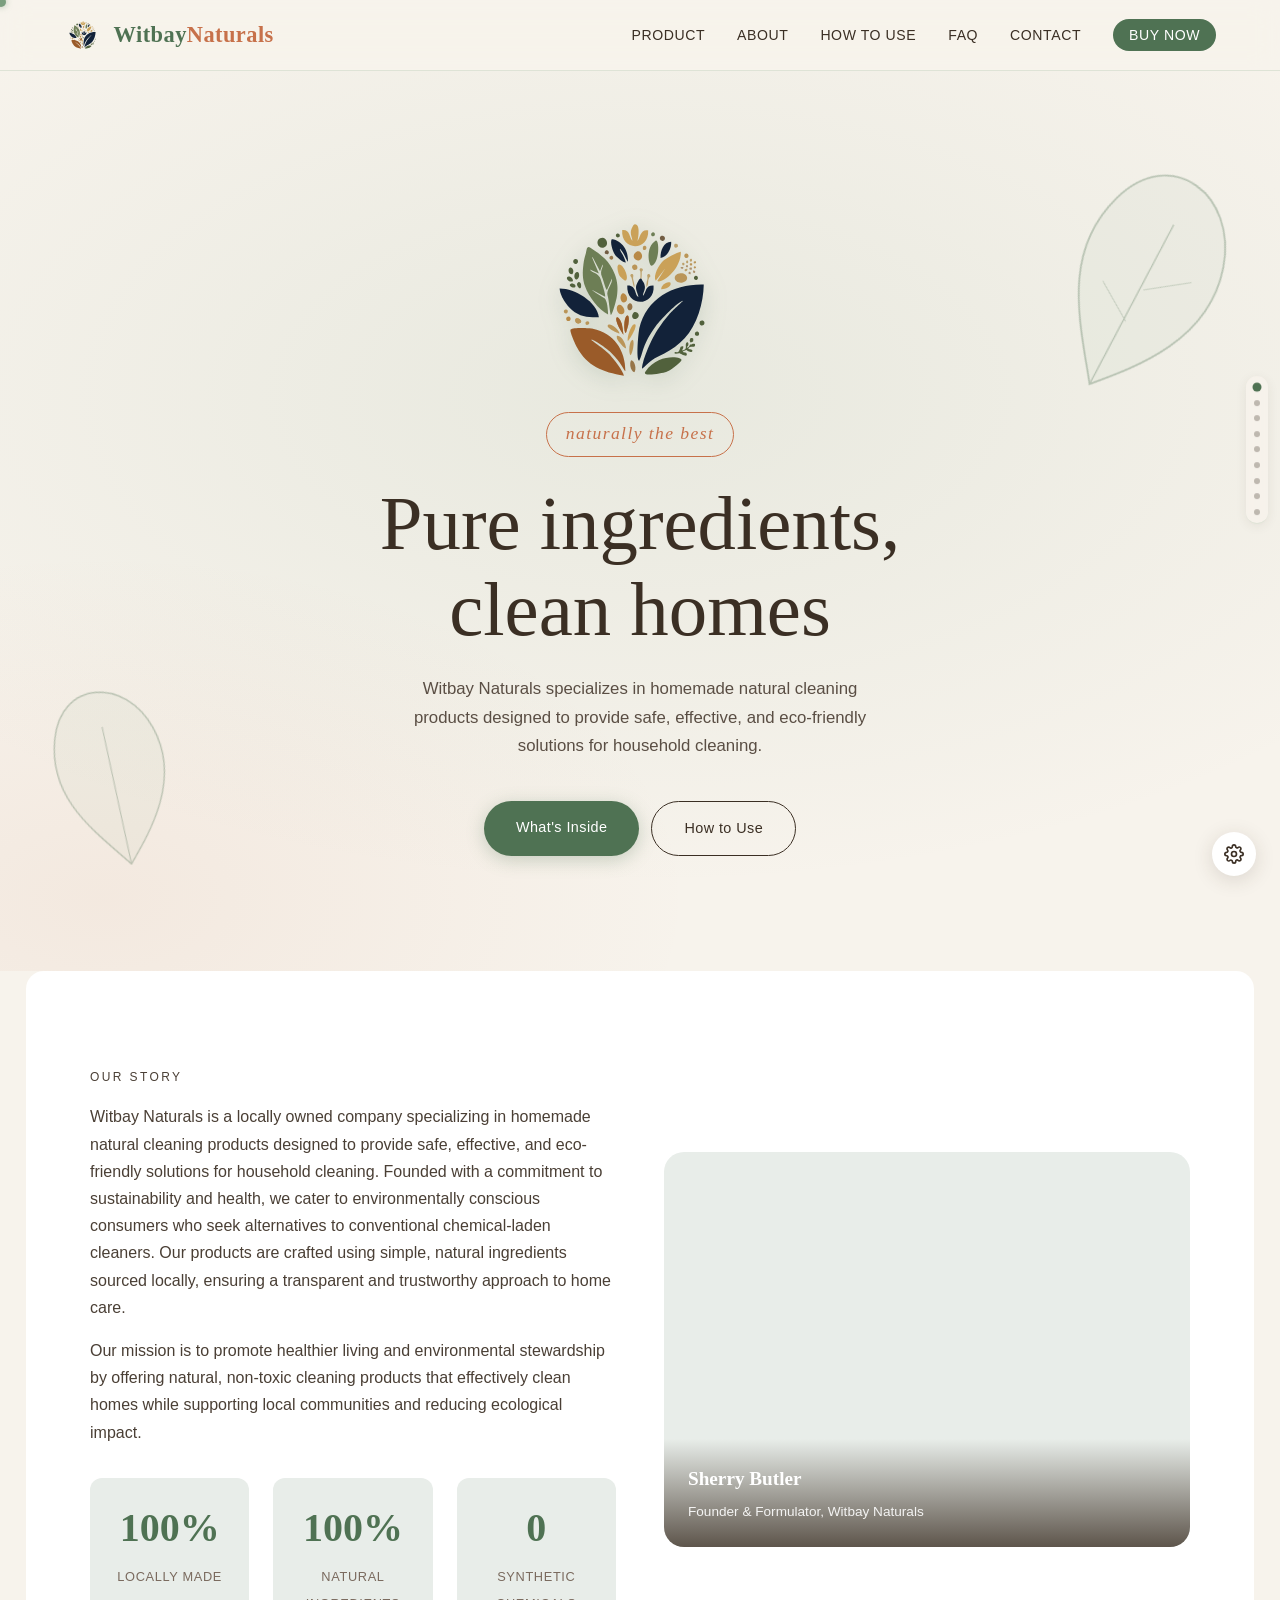
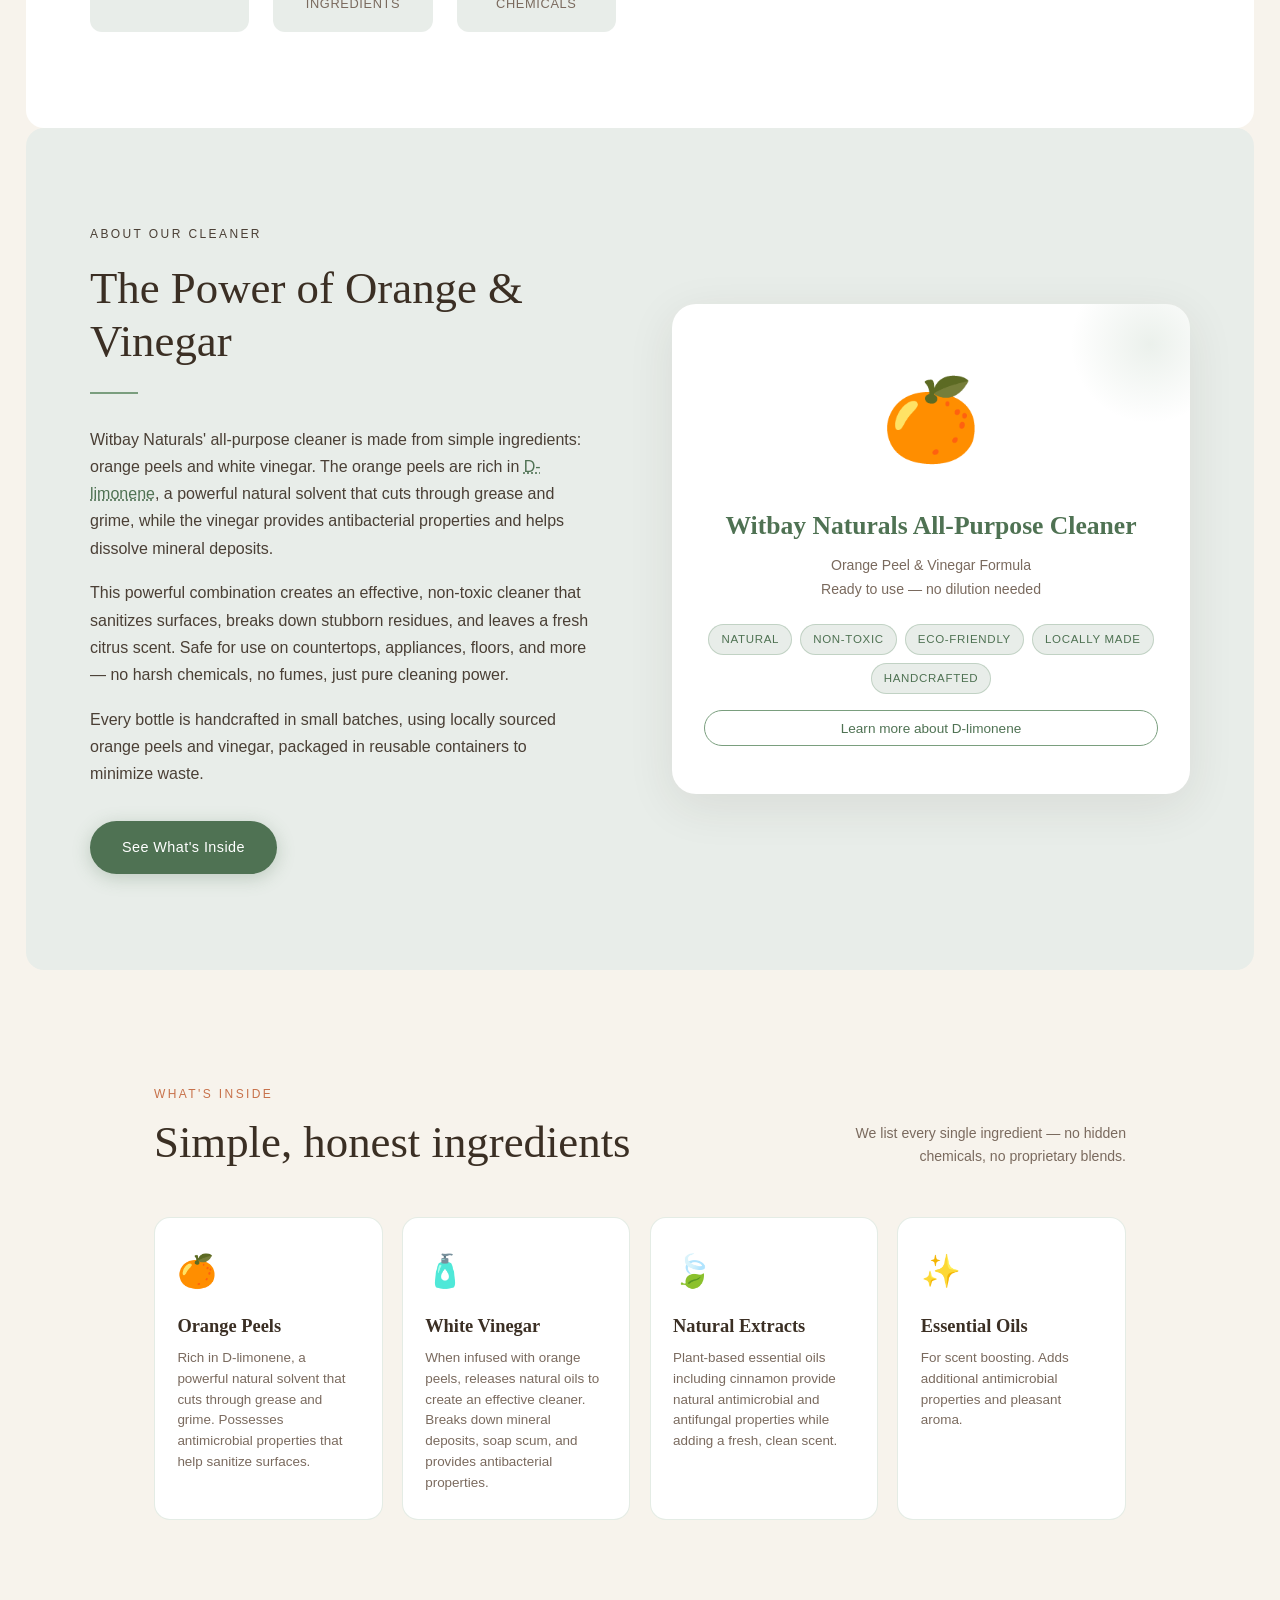
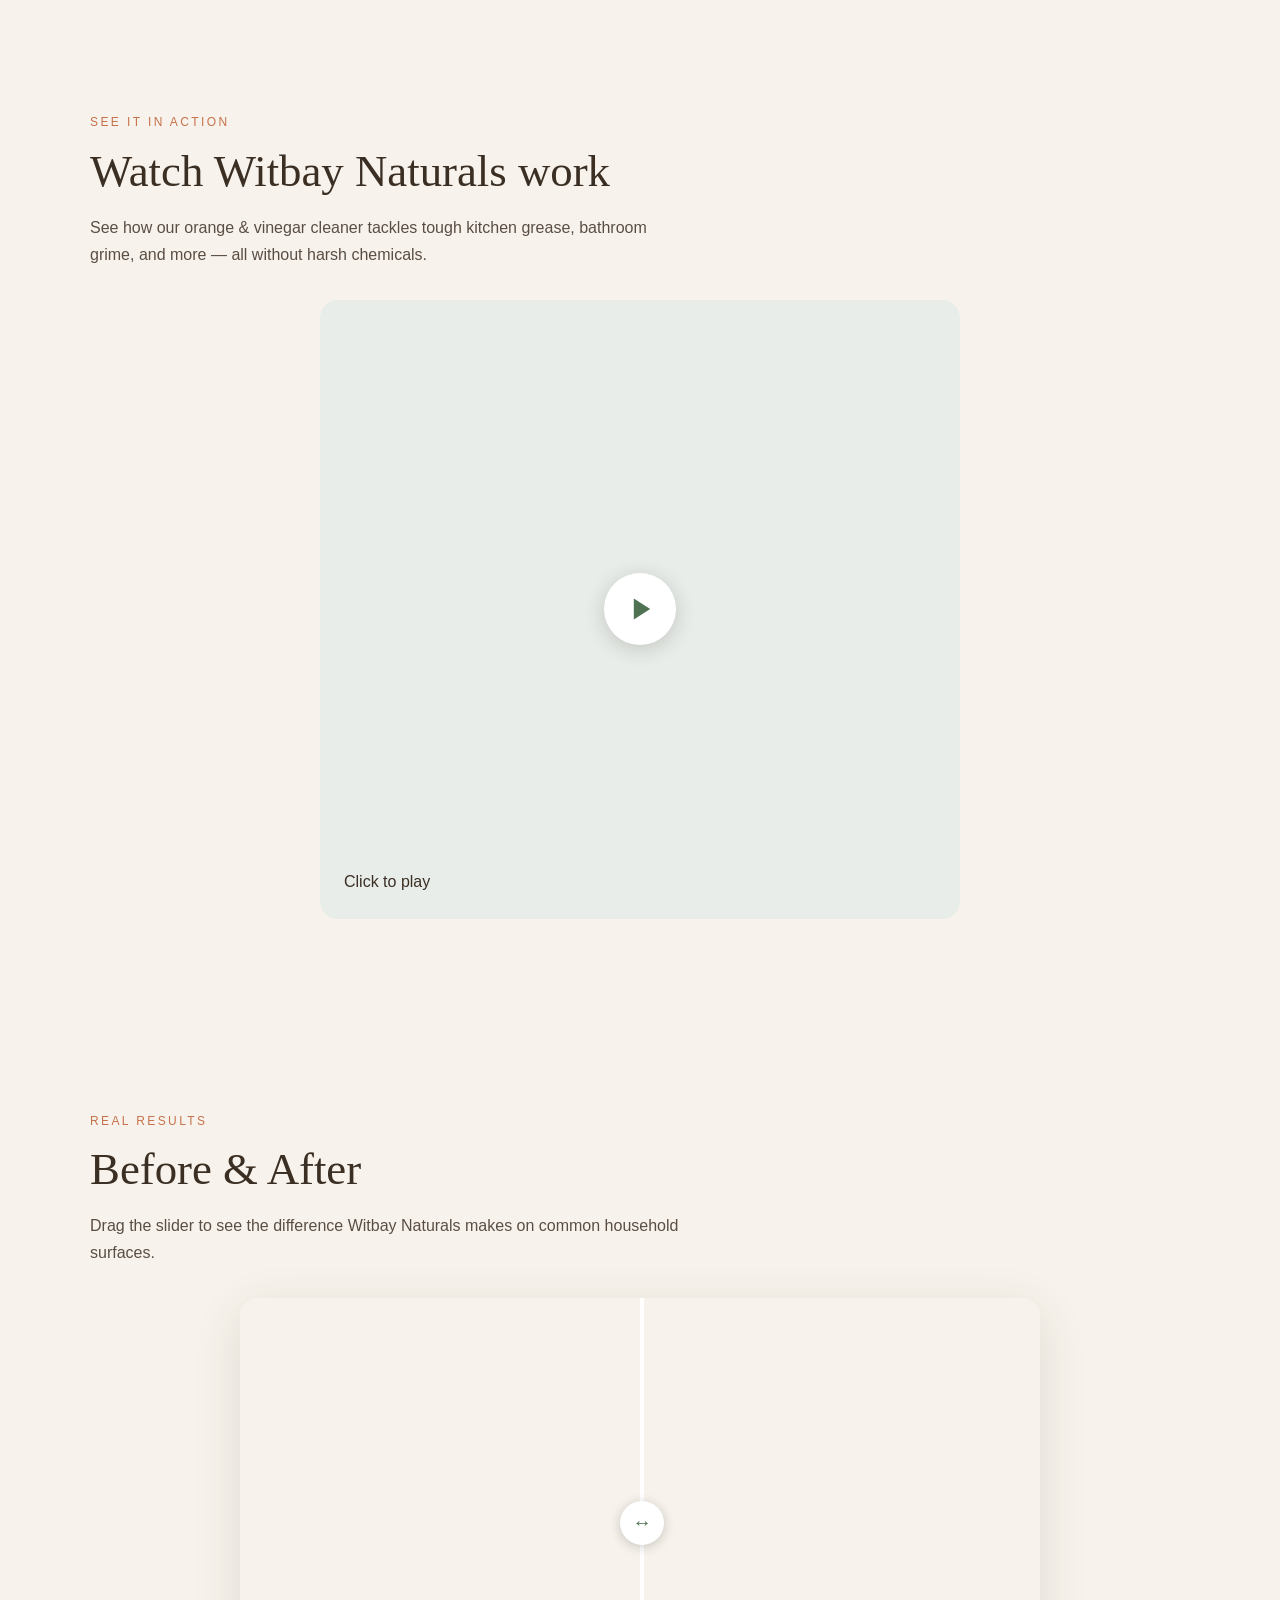
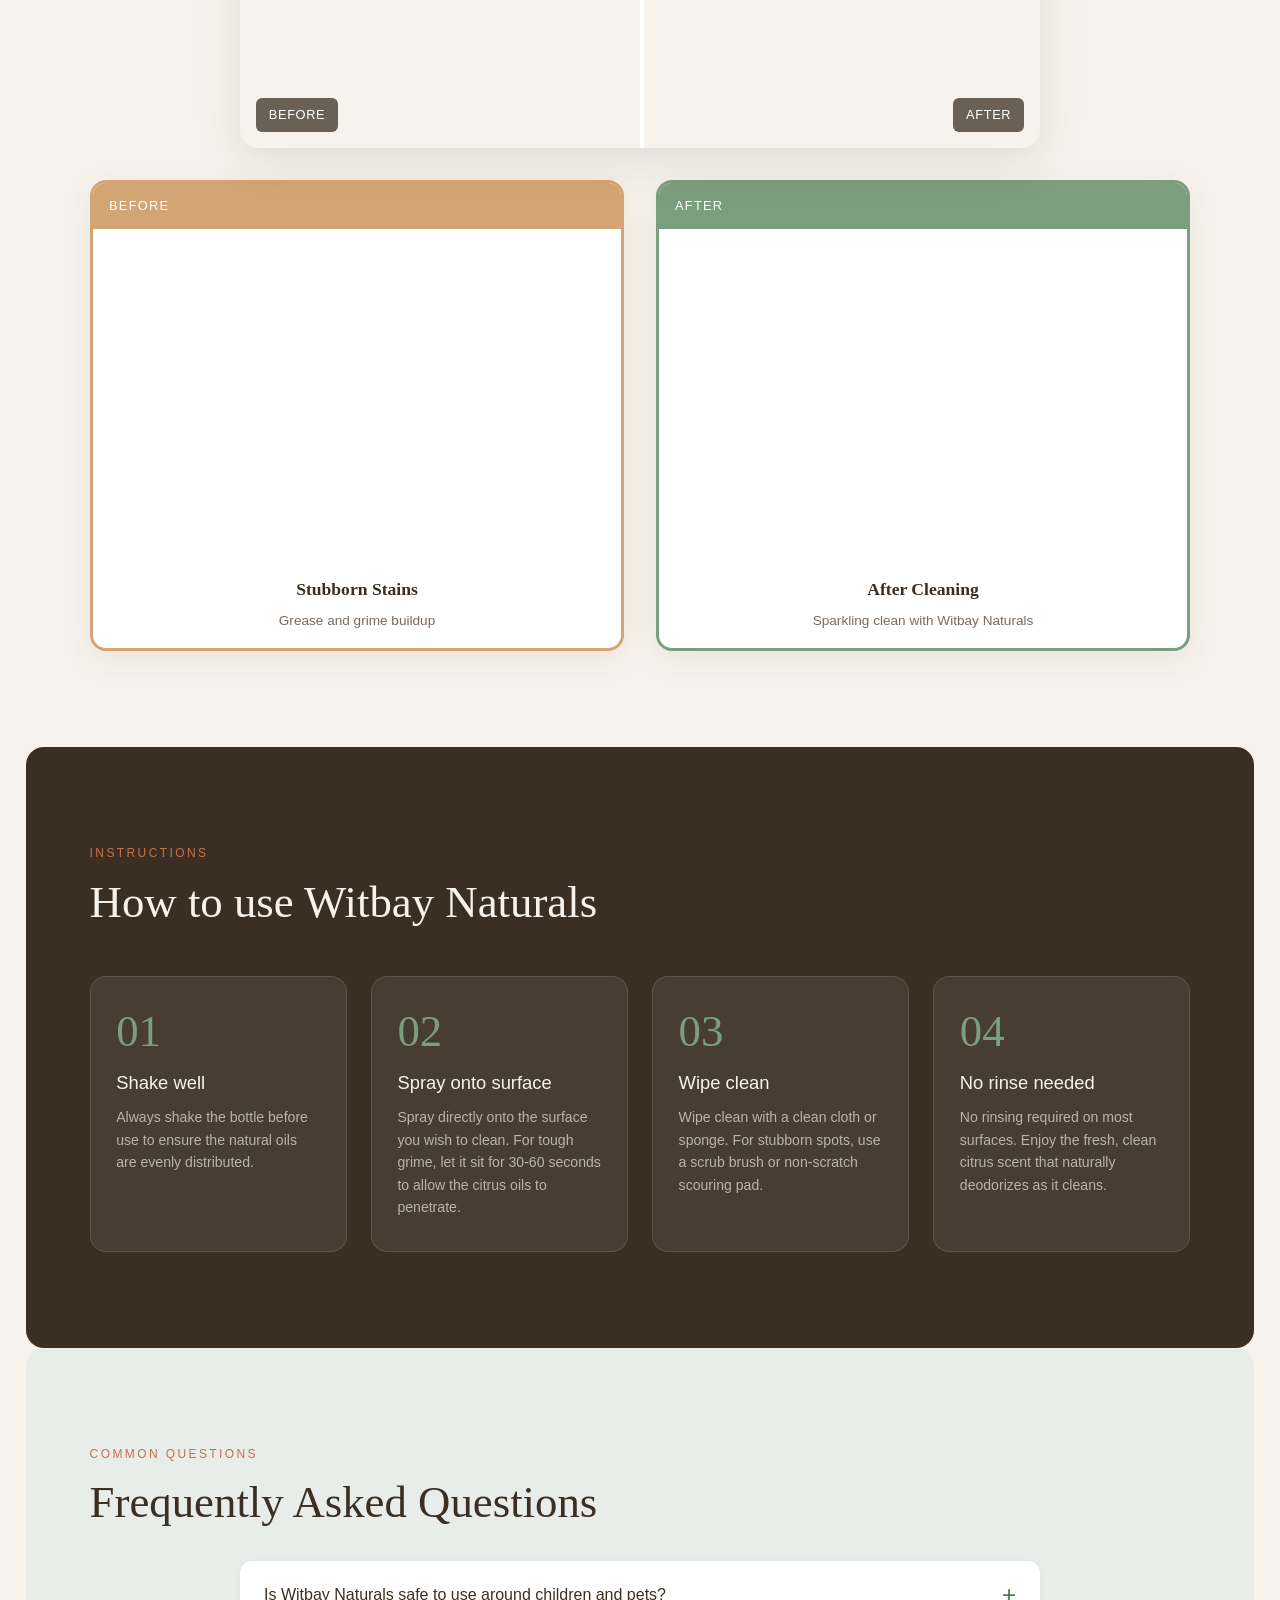
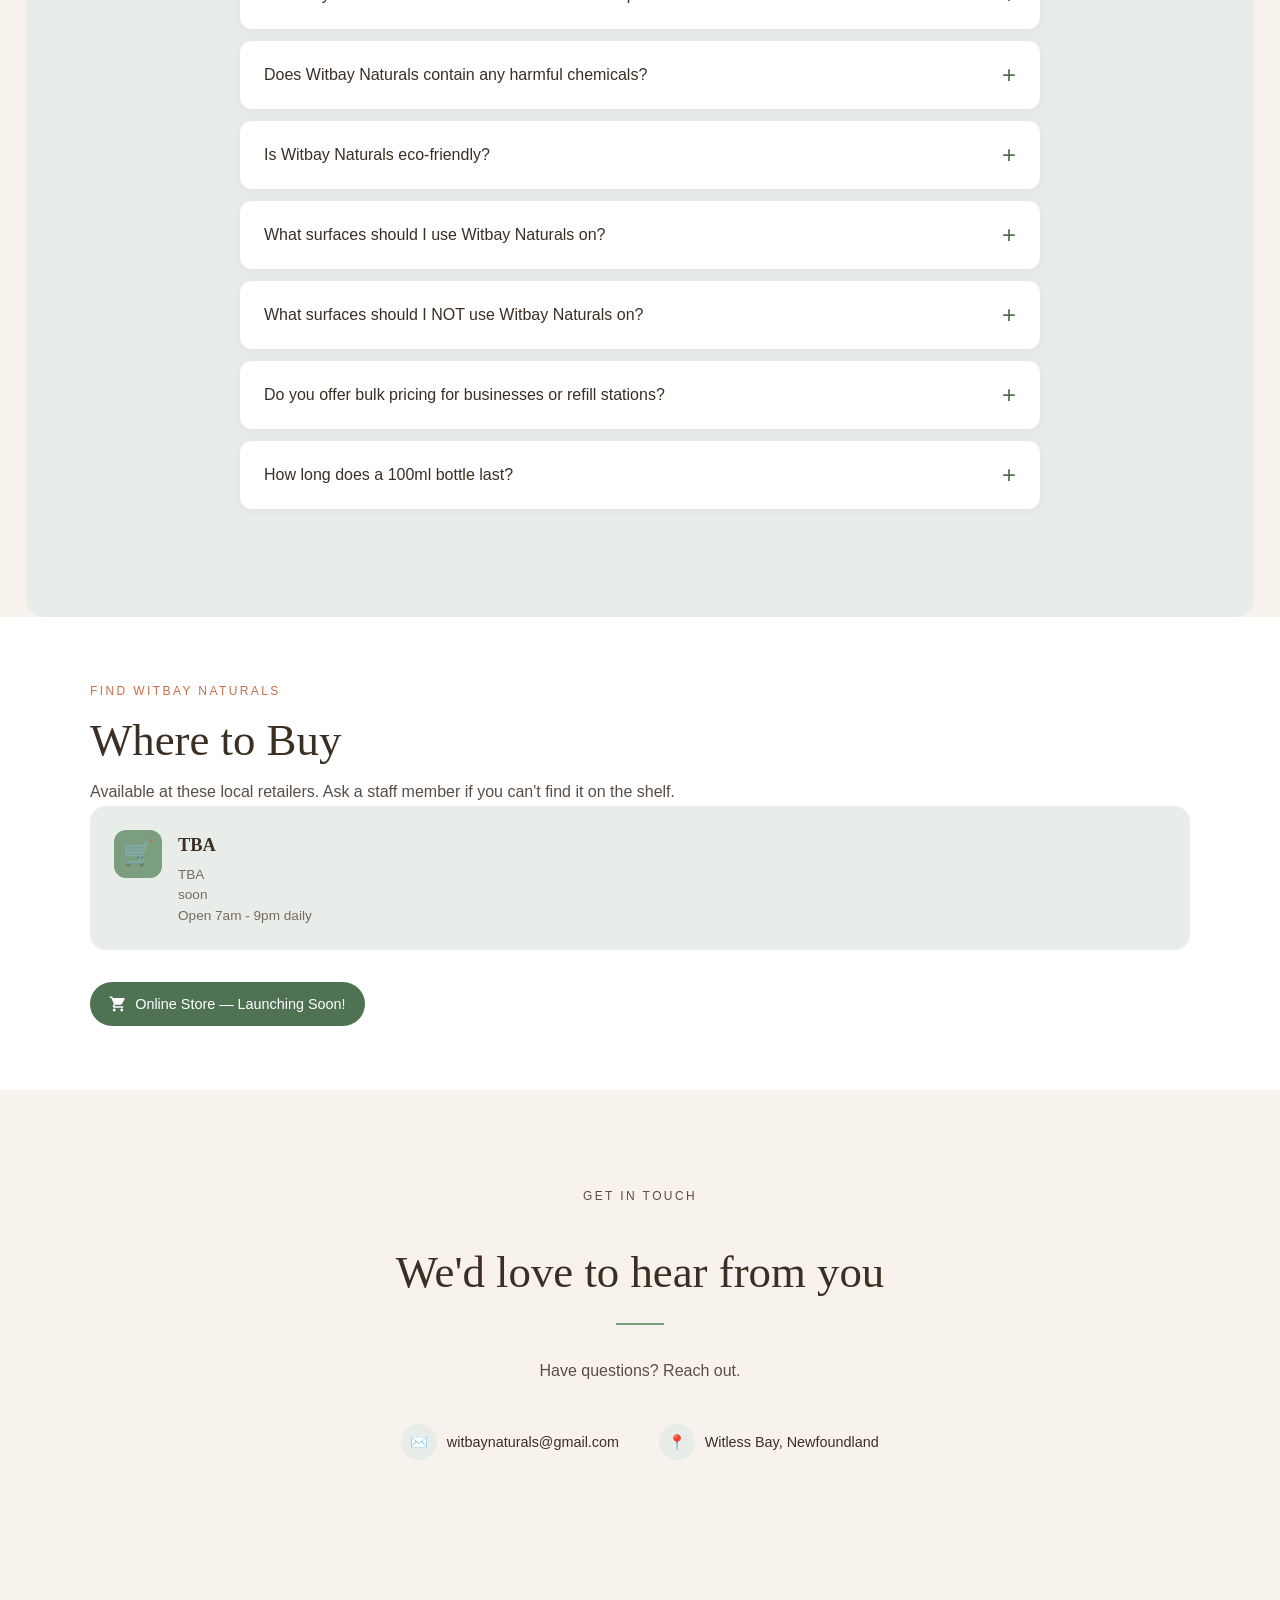
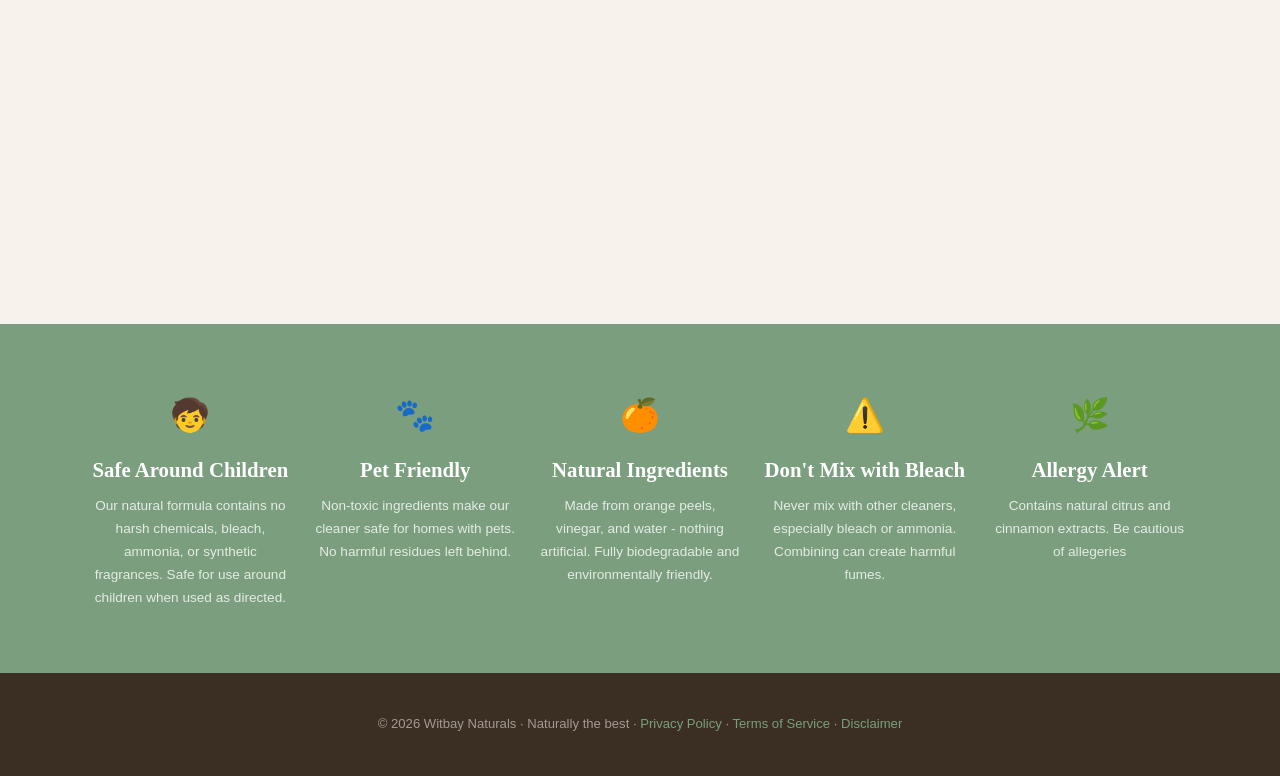
<file: index.html>
<!DOCTYPE html>
<html lang="en">
<head>
  <meta charset="UTF-8" />
  <meta name="viewport" content="width=device-width, initial-scale=1.0, viewport-fit=cover" />
  <meta name="description" content="Witbay Naturals - naturally the best. Natural cleaning products made with orange peels and vinegar. Eco-friendly, non-toxic, safe for homes." />
  <meta name="theme-color" content="#7a9e7e" />
  <meta name="robots" content="index, follow" />
  <meta name="author" content="Witbay Naturals" />
  
  <meta http-equiv="X-UA-Compatible" content="IE=edge" />
  <meta http-equiv="Content-Security-Policy" content="default-src 'self'; script-src 'self' 'unsafe-inline' https://www.google.com https://www.gstatic.com; style-src 'self' 'unsafe-inline' https://fonts.googleapis.com; font-src https://fonts.gstatic.com; img-src 'self' data:; frame-src https://www.youtube.com https://www.google.com; connect-src 'self'; child-src 'self';" />
  <meta name="referrer" content="strict-origin-when-cross-origin" />
  
  <meta property="og:title" content="Witbay Naturals · naturally the best" />
  <meta property="og:description" content="Natural cleaning products made with orange peels and vinegar. Eco-friendly, non-toxic, safe for homes and the environment." />
  <meta property="og:type" content="website" />
  <meta property="og:url" content="https://witbaynaturals.com" />
  <meta property="og:image" content="https://witbaynaturals.com/og-image.webp" />
  
  <link rel="preconnect" href="https://fonts.googleapis.com" />
  <link rel="preconnect" href="https://fonts.gstatic.com" crossorigin />
  <link rel="preconnect" href="https://www.youtube.com" />
  <link rel="preconnect" href="https://www.google.com" />
  <link rel="dns-prefetch" href="https://fonts.gstatic.com" />
  <link rel="dns-prefetch" href="https://www.google.com/maps" />
  <link rel="prefetch" href="privacy-policy.html" />
  <link rel="prefetch" href="terms-of-service.html" />
  <link rel="prefetch" href="disclaimer.html" />
   
  <style>
:root {
  --cream: #f7f3ec;
  --sage: #7a9e7e;
  --sage-dark: #4f7253;
  --terracotta: #c7714a;
  --bark: #3b2f24;
  --mist: #e8ede9;
  --white: #ffffff;
  --fs-hero: clamp(2.8rem, 6vw, 5rem);
  --fs-h2: clamp(1.8rem, 3.5vw, 2.8rem);
  --fs-h3: 1.15rem;
  --fs-body: 1rem;
  --radius: 18px;
  --transition: 0.35s cubic-bezier(0.22, 1, 0.36, 1);
  --font-sans: -apple-system, BlinkMacSystemFont, 'Segoe UI', Roboto, Oxygen, Ubuntu, Cantarell, 'Open Sans', 'Helvetica Neue', sans-serif;
  --font-serif: Georgia, 'Times New Roman', Times, serif;
}
html[data-theme="dark"] {
  --cream: #1a1a1a;
  --sage: #5a7e5e;
  --sage-dark: #7a9e7e;
  --bark: #e8e4de;
  --mist: #2a2a2a;
  --white: #1f1f1f;
}
html[data-theme="dark"] nav { background: rgba(26, 26, 26, 0.95); border-bottom-color: rgba(122, 126, 126, 0.3); }
html[data-theme="dark"] .nav-logo-text { color: var(--sage-dark); }
html[data-theme="dark"] .nav-links a { color: var(--bark); }
html[data-theme="dark"] .nav-links a:hover { color: var(--sage-dark); }
html[data-theme="dark"] .page-nav { background: rgba(26, 26, 26, 0.9); }
html[data-theme="dark"] .page-nav a { background: rgba(232, 228, 222, 0.3); }
html[data-theme="dark"] .page-nav a.active { background: var(--sage-dark); }
html[data-theme="dark"] .page-nav a:hover { background: var(--sage); }
html[data-theme="dark"] footer { background: var(--mist); color: rgba(232, 228, 222, 0.7); }
html[data-theme="dark"] footer a { color: var(--sage); }
html[data-theme="dark"] .settings-btn { background: var(--mist); }
html[data-theme="dark"] .settings-popup { background: var(--mist); }
html[data-theme="dark"] .settings-popup h4 { color: var(--bark); border-bottom-color: rgba(122, 158, 126, 0.3); }
html[data-theme="dark"] .settings-option label { color: var(--bark); }
html[data-theme="dark"] .hero-title em { color: var(--sage); }
html[data-theme="dark"] .section-subtitle { color: var(--sage-dark); }
html[data-theme="dark"] .section-label { color: var(--terracotta); }
html[data-theme="dark"] .hero-eyebrow { color: var(--terracotta); border-color: var(--terracotta); }
html[data-theme="dark"] .mobile-menu { background: rgba(26, 26, 26, 0.98); }
html[data-theme="dark"] .mobile-menu a { color: var(--bark); }
html[data-theme="dark"] .nav-logo-icon circle { fill: var(--sage-dark); }
html[data-theme="dark"] .nav-logo-icon path { fill: var(--bark); }
html[data-theme="dark"] .nav-logo-icon line, html[data-theme="dark"] .nav-logo-icon path[stroke] { stroke: var(--bark); }
html[data-theme="dark"] .nav-toggle svg { stroke: var(--bark); }
html[data-theme="dark"] .settings-btn svg { stroke: var(--bark); }
html[data-theme="dark"] .hero-logo svg circle:first-child { fill: var(--sage-dark); }
html[data-theme="dark"] .hero-logo svg circle:nth-child(2) { stroke: var(--bark); }
html[data-theme="dark"] .hero-logo svg path:not([stroke]) { fill: var(--bark); }
html[data-theme="dark"] .hero-logo svg path[stroke] { stroke: var(--bark); }
html[data-theme="dark"] .hero-logo svg line { stroke: var(--bark); }
html[data-theme="dark"] .hero-logo svg circle:last-child { fill: var(--bark); }
html[data-theme="dark"] .toggle-slider { background: #555; }
html[data-theme="dark"] .toggle-slider::before { background: #ccc; }
html[data-theme="dark"] .toggle-switch input:checked + .toggle-slider { background: var(--sage-dark); }
html[data-theme="dark"] .toggle-switch input:checked + .toggle-slider::before { background: #fff; }
html[data-theme="dark"] #how-to-use { background: #1a1a1a; }
html[data-theme="dark"] #how-to-use .section-title { color: #e8e4de; }
html[data-theme="dark"] #how-to-use .section-label { color: var(--terracotta); }
html[data-theme="dark"] #how-to-use .step-card { background: rgba(255,255,255,0.05); border-color: rgba(255,255,255,0.1); }
html[data-theme="dark"] #how-to-use .step-card:hover { background: rgba(255,255,255,0.1); }
html[data-theme="dark"] #how-to-use .step-num { color: var(--sage); }
html[data-theme="dark"] #how-to-use h4 { color: #e8e4de; }
html[data-theme="dark"] #how-to-use p { color: rgba(232,228,222,0.7); }
html[data-theme="dark"] .faq-question { color: var(--bark); }
html[data-theme="dark"] .faq-answer-inner { color: rgba(232,228,222,0.7); }
html[data-theme="dark"] .hero-sub { color: rgba(232,228,222,0.8); }
html[data-theme="dark"] .about-text p { color: rgba(232,228,222,0.8); }
html[data-theme="dark"] .about-us-content p { color: rgba(232,228,222,0.8); }
html[data-theme="dark"] .comparison-caption p { color: rgba(232,228,222,0.7); }
html[data-theme="dark"] .store-info p { color: rgba(232,228,222,0.7); }
html[data-theme="dark"] .ingredient-card p { color: rgba(232,228,222,0.7); }
html[data-theme="dark"] .contact-item { color: var(--bark); }
html[data-theme="dark"] #contact > p { color: rgba(232,228,222,0.7); }
html[data-theme="dark"] .technical-info { background: rgba(255,255,255,0.08); border-color: rgba(122,158,126,0.3); }
html[data-theme="dark"] .technical-info h3 { color: var(--sage); }
html[data-theme="dark"] .technical-info p { color: rgba(232,228,222,0.8); }
html[data-theme="dark"] .technical-info ol { color: rgba(232,228,222,0.7); }
html[data-theme="dark"] .molecule-display { background: rgba(0,0,0,0.2); }
html[data-theme="dark"] .molecule-caption { color: rgba(232,228,222,0.6); }
html[data-theme="dark"] .dlimonene-link { color: var(--sage); }
html[data-fonts="custom"] {
  --font-sans: 'DM Sans', system-ui, sans-serif;
  --font-serif: 'Cormorant Garamond', Georgia, serif;
}
html[data-fonts="custom"] body { font-family: 'DM Sans', -apple-system, BlinkMacSystemFont, 'Segoe UI', Roboto, sans-serif; }
html[data-fonts="custom"] .nav-logo-text, html[data-fonts="custom"] .hero-title, html[data-fonts="custom"] .section-title, html[data-fonts="custom"] .product-card h3, html[data-fonts="custom"] .ingredient-card h4, html[data-fonts="custom"] .step-num, html[data-fonts="custom"] .safety-item h4, html[data-fonts="custom"] .about-us-content h2, html[data-fonts="custom"] .stat-number, html[data-fonts="custom"] .about-image-overlay h4, html[data-fonts="custom"] .comparison-caption h4, html[data-fonts="custom"] .map-info h3, html[data-fonts="custom"] .store-info h4, html[data-fonts="custom"] .font-toggle-icon { font-family: 'Cormorant Garamond', Georgia, serif; }
*, *::before, *::after { box-sizing: border-box; margin: 0; padding: 0; }
html { scroll-behavior: smooth; text-size-adjust: 100%; -webkit-text-size-adjust: 100%; }
body { background: var(--cream); color: var(--bark); font-family: var(--font-sans); font-size: var(--fs-body); line-height: 1.7; overflow-x: hidden; -webkit-font-smoothing: antialiased; text-rendering: optimizeSpeed; }
img, svg { max-width: 100%; height: auto; display: block; }
img { content-visibility: auto; }
@media (prefers-reduced-motion: reduce) { *, *::before, *::after { animation-duration: 0.01ms !important; animation-iteration-count: 1 !important; transition-duration: 0.01ms !important; } }
nav { position: sticky; top: 0; z-index: 100; display: flex; align-items: center; justify-content: space-between; padding: max(1rem, env(safe-area-inset-top)) 5%; background: rgba(247, 243, 236, 0.92); backdrop-filter: blur(14px) saturate(180%); -webkit-backdrop-filter: blur(14px) saturate(180%); border-bottom: 1px solid rgba(122, 158, 126, 0.2); }
.nav-logo { display: flex; align-items: center; gap: 0.6rem; text-decoration: none; }
.nav-logo-icon { width: 40px; height: auto; object-fit: contain; }
.nav-logo-text { font-family: var(--font-serif); font-size: 1.4rem; font-weight: 600; color: var(--sage-dark); letter-spacing: 0.02em; }
.nav-logo-text span { color: var(--terracotta); }
.nav-links { display: flex; gap: 2rem; list-style: none; }
.nav-links a { text-decoration: none; color: var(--bark); font-size: 0.88rem; font-weight: 500; letter-spacing: 0.04em; text-transform: uppercase; transition: color var(--transition); padding: 0.5rem 0; }
.nav-links a:hover { color: var(--sage-dark); }
.nav-links .nav-cta { background: var(--sage-dark); color: var(--white) !important; padding: 0.5rem 1rem !important; border-radius: 100px; }
.nav-links .nav-cta:hover { background: var(--bark) !important; transform: translateY(-2px); }
.nav-toggle { display: none; background: none; border: none; padding: 0.5rem; cursor: pointer; }
.nav-toggle svg { width: 24px; height: 24px; }
.mobile-menu { display: none; position: fixed; inset: 0; background: rgba(247, 243, 236, 0.97); backdrop-filter: blur(20px); -webkit-backdrop-filter: blur(20px); z-index: 99; flex-direction: column; align-items: center; justify-content: center; gap: 2rem; opacity: 0; visibility: hidden; transition: opacity 0.3s, visibility 0.3s; }
.mobile-menu.active { opacity: 1; visibility: visible; }
.mobile-menu a { text-decoration: none; color: var(--bark); font-size: 1.2rem; font-weight: 500; letter-spacing: 0.04em; text-transform: uppercase; padding: 1rem; }
.mobile-cta { background: var(--sage-dark) !important; color: var(--white) !important; border-radius: 100px; margin-top: 1rem; padding: 0.8rem 2rem !important; }
.mobile-menu-close { position: absolute; top: 1.2rem; right: 5%; background: none; border: none; font-size: 2rem; cursor: pointer; padding: 0.5rem; line-height: 1; }
#hero { min-height: 100svh; min-height: 100dvh; display: grid; place-items: center; text-align: center; padding: max(5rem, env(safe-area-inset-top)) 5% max(3rem, env(safe-area-inset-bottom)); position: relative; overflow: hidden; }
#hero::before { content: ''; position: absolute; inset: -20%; background-image: radial-gradient(ellipse 80% 60% at 50% 40%, rgba(122,158,126,0.12) 0%, transparent 65%), radial-gradient(ellipse 60% 50% at 20% 80%, rgba(199,113,74,0.08) 0%, transparent 55%); pointer-events: none; }
.hero-eyebrow { display: inline-block; font-family: var(--font-serif); font-size: 1.1rem; font-weight: 400; font-style: italic; letter-spacing: 0.08em; color: var(--terracotta); border: 1px solid var(--terracotta); padding: 0.4rem 1.2rem; border-radius: 100px; margin-bottom: 1.5rem; animation: fadeUp 0.8s ease both; }
.section-subtitle { font-size: 1rem; font-weight: 500; color: var(--sage-dark); margin-bottom: 1.5rem; display: block; }
.hero-title-text { white-space: nowrap; }
.hero-title { font-family: var(--font-serif); font-size: var(--fs-hero); font-weight: 300; line-height: 1.12; color: var(--bark); max-width: 780px; margin: 0 auto 1.4rem; animation: fadeUp 0.8s 0.15s ease both; }
.hero-title em { font-style: italic; color: var(--sage-dark); }
.hero-sub { font-size: 1.05rem; max-width: 480px; margin: 0 auto 2.5rem; color: #5a4e44; animation: fadeUp 0.8s 0.28s ease both; }
.btn-group { display: flex; gap: 0.75rem; justify-content: center; flex-wrap: wrap; animation: fadeUp 0.8s 0.4s ease both; }
.btn { display: inline-block; padding: 0.9rem 2rem; min-height: 48px; border-radius: 100px; font-size: 0.9rem; font-weight: 500; text-decoration: none; letter-spacing: 0.03em; transition: transform var(--transition), box-shadow var(--transition), background var(--transition); cursor: pointer; border: none; }
.btn-primary { background: var(--sage-dark); color: var(--white); box-shadow: 0 4px 18px rgba(79,114,83,0.28); }
.btn-primary:hover { background: var(--bark); transform: translateY(-2px); box-shadow: 0 8px 26px rgba(79,114,83,0.35); }
.btn-ghost { background: transparent; color: var(--bark); border: 1.5px solid var(--bark); }
.btn-ghost:hover { background: var(--bark); color: var(--cream); transform: translateY(-2px); }
.leaf-deco { position: absolute; opacity: 0.35; pointer-events: none; will-change: transform; }
.leaf-deco.top-right { top: 8%; right: 4%; width: 180px; transform: rotate(25deg); animation: sway 8s ease-in-out infinite; }
.leaf-deco.bottom-left { bottom: 10%; left: 3%; width: 140px; transform: rotate(-15deg); animation: sway 10s ease-in-out infinite reverse; }
.hero-logo { width: 220px; margin: 0 auto 1.5rem; animation: fadeUp 0.8s ease both; }
.hero-logo img { width: 100%; height: auto; object-fit: contain; filter: drop-shadow(0 4px 12px rgba(79,114,83,0.2)); }
@media (max-width: 768px) { .hero-logo { width: 180px; } }
@keyframes sway { 0%, 100% { transform: rotate(25deg) translate3d(0, 0, 0); } 50% { transform: rotate(25deg) translate3d(0, -10px, 0); } }
section { padding: 6rem 5%; }
section:last-of-type { contain-intrinsic-size: auto 400px; }
.section-label { font-size: 0.75rem; font-weight: 500; letter-spacing: 0.2em; text-transform: uppercase; color: var(--terracotta); margin-bottom: 0.75rem; }
.section-title { font-family: var(--font-serif); font-size: var(--fs-h2); font-weight: 400; line-height: 1.18; color: var(--bark); max-width: 560px; }
.divider { width: 48px; height: 2px; background: var(--sage); margin: 1.5rem 0 2rem; border: none; }
#about { background: var(--mist); border-radius: var(--radius); margin: 0 2%; }
.about-inner { display: grid; grid-template-columns: 1fr 1fr; gap: 4rem; align-items: center; max-width: 1100px; margin: 0 auto; }
.about-text p { color: #4a3f35; margin-bottom: 1.1rem; max-width: 500px; }
.product-card { background: var(--white); border-radius: 24px; padding: 3rem 2rem; text-align: center; box-shadow: 0 12px 48px rgba(59,47,36,0.09); position: relative; overflow: hidden; }
.product-card::before { content: ''; position: absolute; top: -40px; right: -40px; width: 160px; height: 160px; background: radial-gradient(circle, rgba(122,158,126,0.15), transparent 70%); pointer-events: none; }
.bottle-icon { font-size: 5rem; display: block; margin-bottom: 1rem; }
.product-card h3 { font-family: var(--font-serif); font-size: 1.6rem; font-weight: 600; color: var(--sage-dark); margin-bottom: 0.4rem; }
.product-card p { font-size: 0.88rem; color: #7a6a5e; }
.badge-row { display: flex; gap: 0.5rem; justify-content: center; margin-top: 1.4rem; flex-wrap: wrap; }
.badge { font-size: 0.72rem; font-weight: 500; letter-spacing: 0.06em; text-transform: uppercase; padding: 0.3rem 0.75rem; border-radius: 100px; background: var(--mist); color: var(--sage-dark); border: 1px solid rgba(122,158,126,0.35); }
.technical-toggle { display: block; margin: 1rem auto 0; padding: 0.6rem 1.2rem; background: transparent; border: 1px solid var(--sage); color: var(--sage-dark); border-radius: 100px; font-size: 0.85rem; cursor: pointer; transition: all var(--transition); }
.technical-toggle:hover { background: var(--sage); color: var(--white); }
.product-card .technical-toggle { margin-top: 1rem; width: 100%; }
.technical-info { max-width: 700px; margin: 1rem auto 0; padding: 0; background: rgba(255,255,255,0.6); border-radius: 12px; border: 1px solid rgba(122,158,126,0.2); max-height: 0; overflow: hidden; opacity: 0; transition: all 0.4s ease; }
.technical-info.open { max-height: 2000px; padding: 1.5rem; opacity: 1; }
.technical-info h3 { font-family: var(--font-serif); font-size: 1.2rem; color: var(--sage-dark); margin-bottom: 1rem; }
.technical-info p { font-size: 0.9rem; color: #5a4e44; margin-bottom: 0.75rem; line-height: 1.6; }
.technical-info ol { margin: 0.5rem 0 0 1.5rem; font-size: 0.85rem; color: #7a6a5e; }
.technical-info li { margin-bottom: 0.4rem; }
.molecule-display { text-align: center; margin: 1.5rem 0; padding: 1rem; background: var(--white); border-radius: 12px; }
.molecule-display img { max-width: 200px; height: auto; margin: 0 auto; display: block; }
.molecule-caption { font-size: 0.8rem; color: #7a6a5e; margin-top: 0.75rem; font-style: italic; }
.dlimonene-link { color: var(--sage-dark); font-weight: 500; text-decoration: underline; text-decoration-style: dotted; cursor: pointer; }
.dlimonene-link:hover { color: var(--terracotta); }
#ingredients { max-width: 1100px; margin: 0 auto; }
.ingredients-header { display: flex; justify-content: space-between; align-items: flex-end; margin-bottom: 3rem; flex-wrap: wrap; gap: 1rem; }
.ingredients-grid { display: grid; grid-template-columns: repeat(auto-fill, minmax(220px, 1fr)); gap: 1.2rem; }
.ingredient-card { background: var(--white); border-radius: 16px; padding: 1.6rem 1.4rem; border: 1px solid rgba(122,158,126,0.2); transition: transform var(--transition), box-shadow var(--transition); }
.ingredient-card:hover { transform: translateY(-4px); box-shadow: 0 12px 32px rgba(59,47,36,0.09); }
.ingredient-icon { font-size: 2rem; margin-bottom: 0.8rem; display: block; }
.ingredient-card h4 { font-family: var(--font-serif); font-size: 1.15rem; font-weight: 600; color: var(--bark); margin-bottom: 0.35rem; }
.ingredient-card p { font-size: 0.84rem; color: #7a6a5e; line-height: 1.55; }
#how-to-use { background: var(--bark); color: var(--cream); border-radius: var(--radius); margin: 0 2%; }
#how-to-use .section-title { color: var(--cream); }
#how-to-use .section-label { color: var(--terracotta); }
.steps-grid { display: grid; grid-template-columns: repeat(auto-fill, minmax(240px, 1fr)); gap: 1.5rem; margin-top: 3rem; }
.step-card { background: rgba(247, 243, 236, 0.07); border: 1px solid rgba(247,243,236,0.12); border-radius: 16px; padding: 2rem 1.6rem; transition: background var(--transition); }
.step-card:hover { background: rgba(247, 243, 236, 0.12); }
.step-num { font-family: var(--font-serif); font-size: 2.8rem; font-weight: 300; color: var(--sage); line-height: 1; margin-bottom: 0.8rem; }
.step-card h4 { font-size: var(--fs-h3); font-weight: 500; color: var(--cream); margin-bottom: 0.5rem; }
.step-card p { font-size: 0.88rem; color: rgba(247,243,236,0.65); line-height: 1.6; }
#safety { padding: 4rem 5%; background: var(--sage); }
.safety-inner { max-width: 1100px; margin: 0 auto; display: grid; grid-template-columns: repeat(5, 1fr); gap: 1.5rem; text-align: center; }
.safety-item h4 { font-family: var(--font-serif); font-size: 1.3rem; color: var(--white); margin-bottom: 0.4rem; }
.safety-item p { font-size: 0.85rem; color: rgba(255,255,255,0.8); }
.safety-icon { font-size: 2rem; margin-bottom: 0.6rem; }
#contact { text-align: center; max-width: 640px; margin: 0 auto; }
#contact .section-title { margin: 0 auto 0.5rem; }
#contact > p { color: #5a4e44; margin-bottom: 2.5rem; }
.contact-details { display: flex; justify-content: center; gap: 2.5rem; flex-wrap: wrap; margin-bottom: 3rem; }
.contact-item { display: flex; align-items: center; gap: 0.6rem; font-size: 0.9rem; color: var(--bark); }
.contact-item .ci-icon { width: 36px; height: 36px; border-radius: 50%; background: var(--mist); display: grid; place-items: center; }
.contact-form { display: grid; gap: 1rem; text-align: left; }
.form-row { display: grid; grid-template-columns: 1fr 1fr; gap: 1rem; }
.contact-form input, .contact-form textarea { width: 100%; padding: 0.85rem 1.1rem; border: 1.5px solid rgba(122,158,126,0.3); border-radius: 12px; font-family: inherit; font-size: 16px; background: var(--white); color: var(--bark); outline: none; transition: border-color var(--transition); -webkit-appearance: none; appearance: none; }
.contact-form input:focus, .contact-form textarea:focus { border-color: var(--sage-dark); }
.contact-form textarea { resize: vertical; min-height: 120px; }
.honeypot { position: absolute; left: -9999px; width: 1px; height: 1px; opacity: 0; pointer-events: none; }
.form-status { padding: 0.75rem 1rem; border-radius: 8px; font-size: 0.9rem; display: none; margin-bottom: 0.5rem; }
.form-status.success { display: block; background: rgba(122, 158, 126, 0.15); color: var(--sage-dark); border: 1px solid var(--sage); }
.form-status.error { display: block; background: rgba(199, 113, 74, 0.15); color: var(--terracotta); border: 1px solid var(--terracotta); }
.form-status.sending { display: block; background: rgba(122, 158, 126, 0.1); color: var(--bark); }
footer { background: var(--bark); color: rgba(247,243,236,0.55); text-align: center; padding: 2.5rem 5%; font-size: 0.82rem; }
footer a { color: var(--sage); text-decoration: none; }
@keyframes fadeUp { from { opacity: 0; transform: translateY(22px); } to { opacity: 1; transform: translateY(0); } }
@media (max-width: 768px) { .nav-toggle { display: block; } .nav-links { display: none; } .mobile-menu { display: flex; } .about-inner { grid-template-columns: 1fr; gap: 2.5rem; } .safety-inner { grid-template-columns: 1fr; text-align: center; } .form-row { grid-template-columns: 1fr; } #about, #how-to-use { margin: 0; border-radius: 0; } section { padding: 4rem 5%; } .leaf-deco { display: none; } .hero-title { font-size: clamp(2rem, 8vw, 3.5rem); } .hero-title-text { white-space: normal; } .ingredients-header { flex-direction: column; align-items: flex-start; } .contact-details { flex-direction: column; align-items: center; gap: 1rem; } .btn-group { gap: 0.5rem; } .btn { width: 100%; max-width: 280px; text-align: center; } }
@media (max-width: 480px) { .hero-eyebrow { font-size: 0.9rem; padding: 0.35rem 1rem; } .ingredient-card, .step-card { padding: 1.2rem 1rem; } .technical-info { padding: 1rem; } .technical-toggle { width: 100%; max-width: 280px; text-align: center; } }
@media (hover: none) and (pointer: coarse) { .btn:hover { transform: none; } .ingredient-card:hover { transform: none; box-shadow: none; } .step-card:hover { background: rgba(247, 243, 236, 0.07); } }
@media (min-width: 769px) { .mobile-menu { display: none !important; } .mobile-menu-close { display: none; } }
.scroll-progress { position: fixed; top: 0; left: 0; height: 3px; background: linear-gradient(90deg, var(--sage-dark), var(--sage)); z-index: 101; width: 0%; transition: width 0.08s linear; }
.scroll-progress::after { content: ''; position: absolute; right: -6px; top: 50%; transform: translateY(-50%); width: 10px; height: 10px; background: var(--sage); border-radius: 50%; box-shadow: 0 0 6px rgba(122, 158, 126, 0.6); }
.page-nav { position: fixed; right: 0.75rem; top: 50%; transform: translateY(-50%); display: flex; flex-direction: column; gap: 0.6rem; z-index: 90; padding: 0.5rem; background: rgba(247, 243, 236, 0.85); backdrop-filter: blur(8px); border-radius: 20px; box-shadow: 0 2px 12px rgba(59, 47, 36, 0.08); }
.page-nav a { width: 6px; height: 6px; border-radius: 50%; background: rgba(59, 47, 36, 0.3); transition: all 0.3s ease; display: block; }
.page-nav a.active { background: var(--sage-dark); transform: scale(1.5); }
.page-nav a:hover { background: var(--sage); transform: scale(1.3); }
@media (max-width: 1024px) { .page-nav { display: none; } }
#about-us { background: var(--white); border-radius: var(--radius); margin: 0 2%; }
.about-us-grid { display: grid; grid-template-columns: 1fr 1fr; gap: 3rem; max-width: 1100px; margin: 0 auto; align-items: center; }
.about-us-content h2 { font-family: var(--font-serif); font-size: var(--fs-h2); font-weight: 400; margin-bottom: 1.5rem; }
.about-us-content p { color: #4a3f35; margin-bottom: 1rem; }
.about-stats { display: grid; grid-template-columns: repeat(3, 1fr); gap: 1.5rem; margin-top: 2rem; }
.stat-item { text-align: center; padding: 1rem; background: var(--mist); border-radius: 12px; }
.stat-number { font-family: var(--font-serif); font-size: 2.5rem; font-weight: 600; color: var(--sage-dark); display: block; }
.stat-label { font-size: 0.8rem; color: #7a6a5e; text-transform: uppercase; letter-spacing: 0.05em; }
.about-image { position: relative; border-radius: 20px; overflow: hidden; aspect-ratio: 4/3; background: var(--mist); }
.about-image img { width: 100%; height: 100%; object-fit: cover; }
.about-image-overlay { position: absolute; bottom: 0; left: 0; right: 0; padding: 1.5rem; background: linear-gradient(transparent, rgba(59,47,36,0.8)); color: var(--white); }
.about-image-overlay h4 { font-family: var(--font-serif); font-size: 1.2rem; margin-bottom: 0.25rem; }
.about-image-overlay p { font-size: 0.85rem; opacity: 0.9; }
.video-section { max-width: 1100px; margin: 0 auto; }
.video-container { position: relative; padding-bottom: 56.25%; height: 0; overflow: hidden; border-radius: var(--radius); background: var(--mist); margin-top: 2rem; cursor: pointer; max-width: 640px; margin-left: auto; margin-right: auto; }
.video-container iframe { position: absolute; top: 0; left: 0; width: 100%; height: 100%; border: none; }
.video-thumbnail { position: absolute; top: 0; left: 0; width: 100%; height: 100%; object-fit: cover; }
.video-play-btn { position: absolute; top: 50%; left: 50%; transform: translate(-50%, -50%); width: 72px; height: 72px; background: var(--white); border-radius: 50%; display: grid; place-items: center; box-shadow: 0 4px 20px rgba(59,47,36,0.2); transition: transform 0.3s ease, box-shadow 0.3s ease; }
.video-container:hover .video-play-btn { transform: translate(-50%, -50%) scale(1.1); box-shadow: 0 8px 30px rgba(59,47,36,0.3); }
.video-play-btn svg { width: 28px; height: 28px; margin-left: 4px; fill: var(--sage-dark); }
.video-overlay-text { position: absolute; bottom: 1.5rem; left: 1.5rem; right: 1.5rem; color: var(--bark); font-weight: 500; }
.video-container.hidden .video-thumbnail, .video-container.hidden .video-play-btn, .video-container.hidden .video-overlay-text { display: none; }
.comparison-section { max-width: 1100px; margin: 0 auto; }
.comparison-wrapper { display: grid; grid-template-columns: 1fr 1fr; gap: 2rem; margin-top: 2rem; }
.comparison-card { background: var(--white); border-radius: 16px; overflow: hidden; box-shadow: 0 8px 32px rgba(59,47,36,0.08); }
.comparison-card.before { border: 3px solid #d4a574; }
.comparison-card.after { border: 3px solid var(--sage); }
.comparison-label { padding: 0.75rem 1rem; font-weight: 500; text-transform: uppercase; letter-spacing: 0.1em; font-size: 0.8rem; }
.comparison-card.before .comparison-label { background: #d4a574; color: var(--white); }
.comparison-card.after .comparison-label { background: var(--sage); color: var(--white); }
.comparison-card img { width: 100%; aspect-ratio: 16/10; object-fit: cover; }
.comparison-caption { padding: 1rem; text-align: center; }
.comparison-caption h4 { font-family: var(--font-serif); font-size: 1.1rem; margin-bottom: 0.25rem; }
.comparison-caption p { font-size: 0.85rem; color: #7a6a5e; }
.before-after-slider { position: relative; max-width: 800px; margin: 2rem auto; overflow: hidden; border-radius: var(--radius); box-shadow: 0 12px 48px rgba(59,47,36,0.12); }
.slider-container { position: relative; width: 100%; aspect-ratio: 16/9; }
.slider-image { position: absolute; top: 0; left: 0; width: 100%; height: 100%; object-fit: cover; }
.slider-image.after-image { clip-path: inset(0 50% 0 0); }
.slider-handle { position: absolute; top: 0; left: 50%; width: 4px; height: 100%; background: var(--white); cursor: ew-resize; z-index: 10; }
.slider-handle::before { content: ''; position: absolute; top: 50%; left: 50%; transform: translate(-50%, -50%); width: 44px; height: 44px; background: var(--white); border-radius: 50%; box-shadow: 0 2px 12px rgba(0,0,0,0.2); }
.slider-handle::after { content: '\2194'; position: absolute; top: 50%; left: 50%; transform: translate(-50%, -50%); font-size: 1.2rem; color: var(--sage-dark); z-index: 11; }
.slider-labels { position: absolute; bottom: 1rem; left: 1rem; right: 1rem; display: flex; justify-content: space-between; pointer-events: none; z-index: 5; }
.slider-label { background: rgba(59,47,36,0.75); color: var(--white); padding: 0.4rem 0.8rem; border-radius: 6px; font-size: 0.8rem; font-weight: 500; text-transform: uppercase; letter-spacing: 0.05em; }
#faq { background: var(--mist); border-radius: var(--radius); margin: 0 2%; }
.faq-container { max-width: 800px; margin: 2rem auto 0; }
.faq-item { background: var(--white); border-radius: 12px; margin-bottom: 0.75rem; overflow: hidden; box-shadow: 0 2px 8px rgba(59,47,36,0.05); }
.faq-question { width: 100%; padding: 1.25rem 1.5rem; background: none; border: none; text-align: left; font-family: var(--font-sans); font-size: 1rem; font-weight: 500; color: var(--bark); cursor: pointer; display: flex; justify-content: space-between; align-items: center; gap: 1rem; transition: background var(--transition); }
.faq-question:hover { background: var(--mist); }
.faq-question::after { content: '+'; font-size: 1.5rem; color: var(--sage-dark); transition: transform var(--transition); flex-shrink: 0; }
.faq-item.active .faq-question::after { transform: rotate(45deg); }
.faq-answer { max-height: 0; overflow: hidden; transition: max-height 0.4s ease, padding 0.4s ease; }
.faq-item.active .faq-answer { max-height: 500px; }
.faq-answer-inner { padding: 0 1.5rem 1.25rem; color: #5a4e44; line-height: 1.7; }
.where-to-buy { padding: 4rem 5%; background: var(--white); }
.where-to-buy-inner { max-width: 1100px; margin: 0 auto; }
.stores-grid { display: grid; grid-template-columns: repeat(auto-fill, minmax(280px, 1fr)); gap: 1.5rem; margin-top: 2rem; }
.store-card { background: var(--mist); border-radius: 16px; padding: 1.5rem; display: flex; gap: 1rem; transition: transform var(--transition), box-shadow var(--transition); }
.store-card:hover { transform: translateY(-4px); box-shadow: 0 8px 24px rgba(59,47,36,0.1); }
.store-icon { width: 48px; height: 48px; background: var(--sage); border-radius: 12px; display: grid; place-items: center; font-size: 1.5rem; flex-shrink: 0; }
.store-info h4 { font-family: var(--font-serif); font-size: 1.15rem; color: var(--bark); margin-bottom: 0.25rem; }
.store-info p { font-size: 0.85rem; color: #7a6a5e; line-height: 1.5; }
.online-badge { display: inline-flex; align-items: center; gap: 0.5rem; background: var(--sage-dark); color: var(--white); padding: 0.6rem 1.2rem; border-radius: 100px; font-size: 0.9rem; font-weight: 500; margin-top: 2rem; }
.online-badge svg { width: 18px; height: 18px; fill: currentColor; }
@media (max-width: 768px) { .about-us-grid { grid-template-columns: 1fr; gap: 2rem; } .about-stats { grid-template-columns: repeat(3, 1fr); gap: 0.75rem; } .comparison-wrapper { grid-template-columns: 1fr; } .map-container { grid-template-columns: 1fr; } .map-embed { order: -1; } .stat-number { font-size: 1.8rem; } }
@media (max-width: 480px) { .about-stats { grid-template-columns: 1fr; } .stat-item { display: flex; align-items: center; gap: 1rem; text-align: left; } .stat-number { font-size: 2rem; } }
.lazy-image { opacity: 0; transition: opacity 0.5s ease; }
.lazy-image.loaded { opacity: 1; }
.settings-btn { position: fixed; bottom: 1.5rem; right: 1.5rem; width: 44px; height: 44px; border-radius: 50%; background: var(--white); border: none; cursor: pointer; display: grid; place-items: center; box-shadow: 0 4px 20px rgba(59,47,36,0.15); transition: transform 0.3s ease, box-shadow 0.3s ease; z-index: 95; }
.settings-btn:hover { transform: scale(1.08); box-shadow: 0 6px 24px rgba(59,47,36,0.2); }
.settings-btn svg { width: 20px; height: 20px; color: var(--bark); transition: transform 0.4s ease; }
.settings-btn:hover svg { transform: rotate(45deg); }
.settings-popup { position: fixed; bottom: 5.5rem; right: 1.5rem; background: var(--white); border-radius: 16px; padding: 1.25rem; box-shadow: 0 8px 40px rgba(59,47,36,0.18); z-index: 95; opacity: 0; visibility: hidden; transform: translateY(10px) scale(0.95); transform-origin: bottom right; transition: opacity 0.25s ease, visibility 0.25s ease, transform 0.25s ease; min-width: 200px; }
.settings-popup.open { opacity: 1; visibility: visible; transform: translateY(0) scale(1); }
.settings-popup h4 { font-family: var(--font-serif); font-size: 0.95rem; font-weight: 600; color: var(--bark); margin-bottom: 0.75rem; padding-bottom: 0.5rem; border-bottom: 1px solid var(--mist); }
.settings-option { display: flex; align-items: center; justify-content: space-between; padding: 0.5rem 0; }
.settings-option label { font-size: 0.85rem; color: #5a4e44; }
.toggle-switch { position: relative; width: 44px; height: 24px; }
.toggle-switch input { opacity: 0; width: 0; height: 0; }
.toggle-slider { position: absolute; cursor: pointer; inset: 0; background: #d0d0d0; border-radius: 24px; transition: background 0.3s ease; }
.toggle-slider::before { content: ''; position: absolute; width: 18px; height: 18px; left: 3px; bottom: 3px; background: var(--white); border-radius: 50%; transition: transform 0.3s ease; box-shadow: 0 2px 4px rgba(0,0,0,0.15); }
.toggle-switch input:checked + .toggle-slider { background: var(--sage-dark); }
.toggle-switch input:checked + .toggle-slider::before { transform: translateX(20px); }
.toggle-switch { position: relative; width: 44px; height: 24px; display: inline-block; }
.toggle-switch input { opacity: 0; width: 0; height: 0; }
  </style>
  
  <title>Witbay Naturals · naturally the best</title>
  
  <link rel="icon" type="image/svg+xml" href="images/logo.svg" />
  <link rel="apple-touch-icon" href="images/logo.svg" />

  </head>
<body>

  <nav>
    <a href="#" class="nav-logo" aria-label="Witbay Naturals Home">
      <img class="nav-logo-icon" src="images/logo.svg" alt="" />
      <span class="nav-logo-text">Witbay<span>Naturals</span></span>
    </a>
<ul class="nav-links">
       <li><a href="#about">Product</a></li>
       <li><a href="#about-us">About</a></li>
       <li><a href="#how-to-use">How to Use</a></li>
       <li><a href="#faq">FAQ</a></li>
       <li><a href="#contact">Contact</a></li>
       <li><a href="#where-to-buy" class="nav-cta">Buy Now</a></li>
     </ul>
    <button class="nav-toggle" aria-label="Open menu" onclick="document.getElementById('mobileMenu').classList.toggle('active')">
      <svg viewBox="0 0 24 24" fill="none" stroke="currentColor" stroke-width="2" stroke-linecap="round">
        <line x1="3" y1="6" x2="21" y2="6"/>
        <line x1="3" y1="12" x2="21" y2="12"/>
        <line x1="3" y1="18" x2="21" y2="18"/>
      </svg>
    </button>
  </nav>

  <div id="mobileMenu" class="mobile-menu">
    <button class="mobile-menu-close" aria-label="Close menu" onclick="document.getElementById('mobileMenu').classList.remove('active')">&times;</button>
    <a href="#about-us" onclick="document.getElementById('mobileMenu').classList.remove('active')">About</a>
    <a href="#about" onclick="document.getElementById('mobileMenu').classList.remove('active')">Product</a>
    <a href="#how-to-use" onclick="document.getElementById('mobileMenu').classList.remove('active')">How to Use</a>
    <a href="#faq" onclick="document.getElementById('mobileMenu').classList.remove('active')">FAQ</a>
    <a href="#contact" onclick="document.getElementById('mobileMenu').classList.remove('active')">Contact</a>
    <a href="#where-to-buy" class="mobile-cta" onclick="document.getElementById('mobileMenu').classList.remove('active')">Buy Now</a>
  </div>

  <div class="scroll-progress" id="scrollProgress"></div>

  <nav class="page-nav" aria-label="Page sections">
    <a href="#hero" title="Home" class="active"></a>
    <a href="#about-us" title="About"></a>
    <a href="#about" title="Product"></a>
    <a href="#ingredients" title="Ingredients"></a>
    <a href="#video-tutorial" title="Demo"></a>
    <a href="#results" title="Results"></a>
    <a href="#how-to-use" title="How to Use"></a>
    <a href="#faq" title="FAQ"></a>
    <a href="#contact" title="Contact"></a>
  </nav>

  <button class="settings-btn" id="settingsBtn" aria-label="Settings">
    <svg xmlns="http://www.w3.org/2000/svg" viewBox="0 0 24 24" fill="none" stroke="currentColor" stroke-width="2" stroke-linecap="round" stroke-linejoin="round">
      <circle cx="12" cy="12" r="3"></circle>
      <path d="M19.4 15a1.65 1.65 0 0 0 .33 1.82l.06.06a2 2 0 0 1 0 2.83 2 2 0 0 1-2.83 0l-.06-.06a1.65 1.65 0 0 0-1.82-.33 1.65 1.65 0 0 0-1 1.51V21a2 2 0 0 1-2 2 2 2 0 0 1-2-2v-.09A1.65 1.65 0 0 0 9 19.4a1.65 1.65 0 0 0-1.82.33l-.06.06a2 2 0 0 1-2.83 0 2 2 0 0 1 0-2.83l.06-.06a1.65 1.65 0 0 0 .33-1.82 1.65 1.65 0 0 0-1.51-1H3a2 2 0 0 1-2-2 2 2 0 0 1 2-2h.09A1.65 1.65 0 0 0 4.6 9a1.65 1.65 0 0 0-.33-1.82l-.06-.06a2 2 0 0 1 0-2.83 2 2 0 0 1 2.83 0l.06.06a1.65 1.65 0 0 0 1.82.33H9a1.65 1.65 0 0 0 1-1.51V3a2 2 0 0 1 2-2 2 2 0 0 1 2 2v.09a1.65 1.65 0 0 0 1 1.51 1.65 1.65 0 0 0 1.82-.33l.06-.06a2 2 0 0 1 2.83 0 2 2 0 0 1 0 2.83l-.06.06a1.65 1.65 0 0 0-.33 1.82V9a1.65 1.65 0 0 0 1.51 1H21a2 2 0 0 1 2 2 2 2 0 0 1-2 2h-.09a1.65 1.65 0 0 0-1.51 1z"></path>
    </svg>
  </button>

  <div class="settings-popup" id="settingsPopup">
    <h4>Settings</h4>
    <div class="settings-option">
      <span class="settings-label">Dark Mode</span>
      <label class="toggle-switch">
        <input type="checkbox" id="darkToggle" />
        <span class="toggle-slider"></span>
      </label>
    </div>
  </div>

  <script>
window.loadVideo = function() {
  var wrapper = document.getElementById('videoWrapper');
  if (wrapper.classList.contains('loaded')) return;
  wrapper.classList.add('loaded', 'hidden');
  var iframe = document.createElement('iframe');
  iframe.src = 'https://www.youtube.com/embed/dQw4w9WgXcQ?autoplay=1';
  iframe.title = 'witbaynaturals Product Demo';
  iframe.allow = 'accelerometer; autoplay; clipboard-write; encrypted-media; gyroscope; picture-in-picture';
  iframe.allowFullscreen = true;
  wrapper.appendChild(iframe);
};

document.addEventListener('DOMContentLoaded', function() {
  var progressBar = document.getElementById('scrollProgress');
  var navLinks = document.querySelectorAll('.nav-links a');
  var pageNavLinks = document.querySelectorAll('.page-nav a');
  var sections = document.querySelectorAll('section[id]');
  var settingsBtn = document.getElementById('settingsBtn');
  var settingsPopup = document.getElementById('settingsPopup');
  var fontToggle = document.getElementById('fontToggle');
  var htmlEl = document.documentElement;

  window.addEventListener('scroll', function() {
    var scrollTop = window.scrollY;
    var docHeight = document.documentElement.scrollHeight - window.innerHeight;
    var scrollPercent = (scrollTop / docHeight) * 100;
    progressBar.style.width = scrollPercent + '%';

    var current = '';
    sections.forEach(function(section) {
      var sectionTop = section.offsetTop - 150;
      if (scrollTop >= sectionTop) {
        current = section.getAttribute('id');
      }
    });

    navLinks.forEach(function(link) {
      link.classList.remove('active');
      if (link.getAttribute('href') === '#' + current) {
        link.classList.add('active');
      }
    });

    pageNavLinks.forEach(function(link) {
      link.classList.remove('active');
      if (link.getAttribute('href') === '#' + current) {
        link.classList.add('active');
      }
    });
  }, { passive: true });

  document.querySelectorAll('a[href^="#"]').forEach(function(anchor) {
    anchor.addEventListener('click', function(e) {
      e.preventDefault();
      var target = document.querySelector(this.getAttribute('href'));
      if (target) {
        if (this.classList.contains('dlimonene-link')) {
          target.classList.add('open');
        }
        var offset = 80;
        var targetPosition = target.offsetTop - offset;
        window.scrollTo({ top: targetPosition, behavior: 'smooth' });
      }
    });
  });

  var faqItems = document.querySelectorAll('.faq-item');
  faqItems.forEach(function(item) {
    var question = item.querySelector('.faq-question');
    question.addEventListener('click', function() {
      var isActive = item.classList.contains('active');
      faqItems.forEach(function(i) { i.classList.remove('active'); });
      if (!isActive) { item.classList.add('active'); }
    });
  });

  var lazyImages = document.querySelectorAll('.lazy-image');
  if ('IntersectionObserver' in window) {
    var imageObserver = new IntersectionObserver(function(entries, observer) {
      entries.forEach(function(entry) {
        if (entry.isIntersecting) {
          entry.target.classList.add('loaded');
          observer.unobserve(entry.target);
        }
      });
    }, { rootMargin: '50px' });
    lazyImages.forEach(function(img) { imageObserver.observe(img); });
  } else {
    lazyImages.forEach(function(img) { img.classList.add('loaded'); });
  }

  var slider = document.querySelector('.before-after-slider');
  if (slider) {
    var handle = slider.querySelector('.slider-handle');
    var afterImage = slider.querySelector('.after-image');
    var isDragging = false;

    var updateSlider = function(x) {
      var rect = slider.getBoundingClientRect();
      var percent = ((x - rect.left) / rect.width) * 100;
      percent = Math.max(0, Math.min(100, percent));
      handle.style.left = percent + '%';
      afterImage.style.clipPath = 'inset(0 ' + (100 - percent) + '% 0 0)';
    };

    handle.addEventListener('mousedown', function(e) { isDragging = true; e.preventDefault(); });
    document.addEventListener('mousemove', function(e) { if (isDragging) updateSlider(e.clientX); });
    document.addEventListener('mouseup', function() { isDragging = false; });
    handle.addEventListener('touchstart', function(e) { isDragging = true; });
    document.addEventListener('touchmove', function(e) { if (isDragging && e.touches.length === 1) updateSlider(e.touches[0].clientX); });
    document.addEventListener('touchend', function() { isDragging = false; });
    slider.addEventListener('click', function(e) { updateSlider(e.clientX); });
  }

  // Settings popup
  if (settingsBtn && settingsPopup) {
    settingsBtn.addEventListener('click', function(e) {
      e.stopPropagation();
      settingsPopup.classList.toggle('open');
    });
    settingsPopup.addEventListener('click', function(e) { e.stopPropagation(); });
    document.addEventListener('click', function(e) {
      if (!settingsPopup.contains(e.target) && e.target !== settingsBtn) {
        settingsPopup.classList.remove('open');
      }
    });
  }

  // Dark mode toggle
  var darkToggle = document.getElementById('darkToggle');
  var storedTheme = localStorage.getItem('witbaynaturals_theme');

  function applyTheme(isDark) {
    if (isDark) {
      htmlEl.setAttribute('data-theme', 'dark');
      darkToggle.checked = true;
    } else {
      htmlEl.removeAttribute('data-theme');
      darkToggle.checked = false;
    }
    localStorage.setItem('witbaynaturals_theme', isDark ? 'dark' : 'light');
  }

  if (storedTheme === 'dark') {
    applyTheme(true);
  }

  if (darkToggle) {
    darkToggle.addEventListener('change', function(e) {
      e.stopPropagation();
      applyTheme(this.checked);
    });
  }

  if ('serviceWorker' in navigator) {
    window.addEventListener('load', function() {
      navigator.serviceWorker.register('/sw.js').catch(function() {});
    });
  }
});
  </script>

  <section id="hero">

    <!-- NOTE: Botanical leaf SVGs — decorative only, feel free to remove -->
    <svg class="leaf-deco top-right" viewBox="0 0 200 300" fill="none" xmlns="http://www.w3.org/2000/svg">
      <path d="M100 280 C60 220 10 160 40 80 C70 0 160 20 180 100 C200 180 140 240 100 280Z" stroke="#4f7253" stroke-width="2" fill="rgba(122,158,126,0.15)"/>
      <line x1="100" y1="280" x2="110" y2="80" stroke="#4f7253" stroke-width="1.5"/>
      <line x1="110" y1="160" x2="155" y2="130" stroke="#4f7253" stroke-width="1"/>
      <line x1="107" y1="200" x2="65" y2="170" stroke="#4f7253" stroke-width="1"/>
    </svg>

    <svg class="leaf-deco bottom-left" viewBox="0 0 200 300" fill="none" xmlns="http://www.w3.org/2000/svg">
      <path d="M100 280 C60 220 10 160 40 80 C70 0 160 20 180 100 C200 180 140 240 100 280Z" stroke="#4f7253" stroke-width="2" fill="rgba(122,158,126,0.15)"/>
      <line x1="100" y1="280" x2="110" y2="80" stroke="#4f7253" stroke-width="1.5"/>
    </svg>

    <div>
      <div class="hero-logo">
        <img src="images/logo.svg" alt="Witbay Naturals botanical logo" />
       </div>
         <span class="hero-eyebrow">naturally the best</span>
        <h1 class="hero-title">Pure ingredients,<br>clean homes</h1>
        <p class="hero-sub">Witbay Naturals specializes in homemade natural cleaning products designed to provide safe, effective, and eco-friendly solutions for household cleaning.</p>
       <div class="btn-group">
         <a href="#ingredients" class="btn btn-primary">What's Inside</a>
         <a href="#how-to-use" class="btn btn-ghost">How to Use</a>
       </div>
    </div>
  </section>

   <section id="about-us">
     <div class="about-us-grid">
       <div class="about-us-content">
         <p class="section-label">Our Story</p>
         <!-- <p class="section-subtitle"></p> -->
         <p>Witbay Naturals is a locally owned company specializing in homemade natural cleaning products designed to provide safe, effective, and eco-friendly solutions for household cleaning. Founded with a commitment to sustainability and health, we cater to environmentally conscious consumers who seek alternatives to conventional chemical-laden cleaners. Our products are crafted using simple, natural ingredients sourced locally, ensuring a transparent and trustworthy approach to home care.</p>
         <p>Our mission is to promote healthier living and environmental stewardship by offering natural, non-toxic cleaning products that effectively clean homes while supporting local communities and reducing ecological impact.</p>
         <div class="about-stats">
           <div class="stat-item">
             <span class="stat-number">100%</span>
             <span class="stat-label">Locally Made</span>
           </div>
           <div class="stat-item">
             <span class="stat-number">100%</span>
             <span class="stat-label">Natural Ingredients</span>
           </div>
           <div class="stat-item">
             <span class="stat-number">0</span>
             <span class="stat-label">Synthetic Chemicals</span>
           </div>
         </div>
       </div>
        <div class="about-image">
            <img src="images/about.jpg" alt="Natural cleaning products" class="lazy-image" loading="lazy" decoding="async" width="600" height="450" onerror="this.src='data:image/svg+xml,%3Csvg xmlns=%27http://www.w3.org/2000/svg%27 viewBox=%270 0 600 450%27%3E%3Crect fill=%27%23e8ede9%27 width=%27600%27 height=%27450%27/%3E%3Ctext x=%27300%27 y=%27225%27 text-anchor=%27middle%27 fill=%27%237a9e7e%27 font-family=%27sans-serif%27 font-size=%2724%27%3EImage%3C/text%3E%3C/svg%3E'" />
           <div class="about-image-overlay">
            <h4>Sherry Butler</h4>
            <p>Founder & Formulator, Witbay Naturals</p>
          </div>
        </div>
     </div>
   </section>

  <!-- =====================================================
       NOTE: ABOUT / PRODUCT INFO
       Edit the paragraphs below with your product description.
       ===================================================== -->
<section id="about">
       <div class="about-inner">
         <div class="about-text">
           <p class="section-label">About Our Cleaner</p>
           <h2 class="section-title">The Power of Orange & Vinegar</h2>
           <hr class="divider" />
           <p>Witbay Naturals' all-purpose cleaner is made from simple ingredients: orange peels and white vinegar. The orange peels are rich in <a href="#techDetails" class="dlimonene-link">D-limonene</a>, a powerful natural solvent that cuts through grease and grime, while the vinegar provides antibacterial properties and helps dissolve mineral deposits.</p>
           <p>This powerful combination creates an effective, non-toxic cleaner that sanitizes surfaces, breaks down stubborn residues, and leaves a fresh citrus scent. Safe for use on countertops, appliances, floors, and more — no harsh chemicals, no fumes, just pure cleaning power.</p>
<p>Every bottle is handcrafted in small batches, using locally sourced orange peels and vinegar, packaged in reusable containers to minimize waste.</p>
            <a href="#ingredients" class="btn btn-primary" style="margin-top:1rem;">See What's Inside</a>
          </div>

        <div class="product-card">
          <span class="bottle-icon">🍊</span>
          <h3>Witbay Naturals All-Purpose Cleaner</h3>
          <p>Orange Peel & Vinegar Formula<br>Ready to use — no dilution needed</p>
          <div class="badge-row">
            <span class="badge">Natural</span>
            <span class="badge">Non-Toxic</span>
            <span class="badge">Eco-Friendly</span>
            <span class="badge">Locally Made</span>
            <span class="badge">Handcrafted</span>
          </div>
          <button class="technical-toggle" onclick="var ti=document.getElementById('techDetails');ti.classList.toggle('open');this.textContent=ti.classList.contains('open')?'Show less':'Learn more about D-limonene';">Learn more about D-limonene</button>
        </div>
      </div>
    </section>

    <div class="technical-info" id="techDetails">
      <h3>Technical Details</h3>
      <p><strong>What is D-limonene?</strong> Found in citrus fruit peels (up to 97% of the essential oils), D-limonene is one of the most common terpenes in nature. It is non-toxic and non-corrosive [<a href="#ref-1" id="ref-link-1">1</a>].</p>
      <div class="molecule-display">
        <img src="images/(R)-Limonene.svg" alt="Molecular structure of D-limonene" loading="lazy" />
        <p class="molecule-caption">The chemical structure of D-limonene (C₁₀H₁₆) — the natural compound that gives citrus peels their cleaning power.</p>
      </div>
      <p>D-limonene acts as a natural solvent by penetrating and dissolving grease, oil, and waxy residues. Studies have shown it possesses anti-inflammatory, antioxidant, and antimicrobial properties [<a href="#ref-2" id="ref-link-2">2</a>].</p>
      <p><strong>References:</strong></p>
      <ol class="references">
        <li id="ref-1">D-Limonene. Government of Canada. <a href="https://www.canada.ca/en/health-canada/services/environmental-workplace-health/occupational-health-safety/workplace-hazardous-materials-information-system/hazardous-substance-assessments/d-limonene.html#c1" target="_blank" rel="noopener">WHMIS</a></li>
        <li id="ref-2">Sun, J. "D-Limonene: safety and clinical applications." Alternative Medicine Review (2007).</li>
        <li id="ref-3">Healthline. "D-Limonene: Benefits, Side Effects, and More." <a href="https://www.healthline.com/nutrition/d-limonene" target="_blank" rel="noopener">healthline.com</a></li>
      </ol>
    </div>

  <!-- =====================================================
       NOTE: INGREDIENTS
       Add or remove .ingredient-card blocks as needed.
       Keep descriptions concise (1–2 lines).
       ===================================================== -->
   <section id="ingredients">
       <div class="ingredients-header">
         <div>
           <p class="section-label">What's Inside</p>
           <h2 class="section-title">Simple, honest ingredients</h2>
         </div>
         <p style="max-width:300px;font-size:0.88rem;color:#7a6a5e;text-align:right;">We list every single ingredient — no hidden chemicals, no proprietary blends.</p>
       </div>

       <div class="ingredients-grid">

         <!-- NOTE: Each card = one key ingredient. Icon · Name · Short description -->
         <div class="ingredient-card">
           <span class="ingredient-icon">🍊</span>
           <h4>Orange Peels</h4>
           <p>Rich in D-limonene, a powerful natural solvent that cuts through grease and grime. Possesses antimicrobial properties that help sanitize surfaces.</p>
         </div>

         <div class="ingredient-card">
           <span class="ingredient-icon">🧴</span>
           <h4>White Vinegar</h4>
           <p>When infused with orange peels, releases natural oils to create an effective cleaner. Breaks down mineral deposits, soap scum, and provides antibacterial properties.</p>
         </div>

         <!-- <div class="ingredient-card"> -->
           <!-- <span class="ingredient-icon">🌿</span> -->
           <!-- <h4>Plant-Based Surfactant</h4> -->
           <!-- <p>Derived from coconut oil, helps lift and remove dirt without stripping surfaces. Biodegradable and gentle on skin.</p> -->
         <!-- </div> -->

          <div class="ingredient-card">
            <span class="ingredient-icon">🍃</span>
            <h4>Natural Extracts</h4>
           <p>Plant-based essential oils including cinnamon provide natural antimicrobial and antifungal properties while adding a fresh, clean scent.</p>
          </div>

         <!-- <div class="ingredient-card">
           <span class="ingredient-icon">💧</span>
           <h4>Purified Water</h4>
           <p>Filtered pure water used as a safe, neutral carrier for all active ingredients.</p>
         </div> -->

         <div class="ingredient-card">
           <span class="ingredient-icon">✨</span>
           <h4>Essential Oils</h4>
           <p>For scent boosting. Adds additional antimicrobial properties and pleasant aroma.</p>
         </div>

       </div>
   </section>

   <section id="video-tutorial">
     <div class="video-section">
       <p class="section-label">See It In Action</p>
        <h2 class="section-title">Watch Witbay Naturals work</h2>
        <p style="max-width:600px;color:#5a4e44;margin-top:1rem;">See how our orange & vinegar cleaner tackles tough kitchen grease, bathroom grime, and more — all without harsh chemicals.</p>
         <div class="video-container" id="videoWrapper" onclick="loadVideo()">
             <img class="video-thumbnail" src="images/video-thumb.jpg" alt="Witbay Naturals product demo" loading="lazy" decoding="async" width="800" height="450" />
           <div class="video-play-btn">
             <svg viewBox="0 0 24 24"><polygon points="5,3 19,12 5,21"/></svg>
           </div>
           <div class="video-overlay-text">Click to play</div>
         </div>
      </div>
   </section>

   <section id="results">
     <div class="comparison-section">
       <p class="section-label">Real Results</p>
       <h2 class="section-title">Before & After</h2>
       <p style="max-width:600px;color:#5a4e44;margin-top:1rem;">Drag the slider to see the difference Witbay Naturals makes on common household surfaces.</p>
       
        <div class="before-after-slider">
          <div class="slider-container">
             <img src="images/before-0.jpg" alt="Kitchen counter before cleaning" class="slider-image lazy-image" loading="lazy" decoding="async" width="800" height="450" />
             <img src="images/after-0.jpg" alt="Kitchen counter after cleaning" class="slider-image after-image lazy-image" loading="lazy" decoding="async" width="800" height="450" />
            <div class="slider-handle"></div>
            <div class="slider-labels">
              <span class="slider-label">Before</span>
              <span class="slider-label">After</span>
            </div>
          </div>
        </div>

        <div class="comparison-wrapper">
          <div class="comparison-card before">
            <div class="comparison-label">Before</div>
            <img src="images/before-1.png" alt="Surface before cleaning" class="lazy-image" loading="lazy" />
            <div class="comparison-caption">
              <h4>Stubborn Stains</h4>
              <p>Grease and grime buildup</p>
           </div>
         </div>
          <div class="comparison-card after">
            <div class="comparison-label">After</div>
            <img src="images/after-1.png" alt="Surface after cleaning" class="lazy-image" loading="lazy" />
            <div class="comparison-caption">
              <h4>After Cleaning</h4>
              <p>Sparkling clean with Witbay Naturals</p>
           </div>
         </div>
       </div>
     </div>
   </section>

  <!-- =====================================================
       NOTE: HOW TO USE
       Edit step titles and descriptions to match your product's
       specific usage instructions.
       ===================================================== -->
   <section id="how-to-use">
     <p class="section-label">Instructions</p>
     <h2 class="section-title">How to use Witbay Naturals</h2>

     <div class="steps-grid">

       <div class="step-card">
         <div class="step-num">01</div>
         <h4>Shake well</h4>
         <p>Always shake the bottle before use to ensure the natural oils are evenly distributed.</p>
       </div>

       <div class="step-card">
         <div class="step-num">02</div>
         <h4>Spray onto surface</h4>
         <p>Spray directly onto the surface you wish to clean. For tough grime, let it sit for 30-60 seconds to allow the citrus oils to penetrate.</p>
       </div>

       <div class="step-card">
         <div class="step-num">03</div>
         <h4>Wipe clean</h4>
         <p>Wipe clean with a clean cloth or sponge. For stubborn spots, use a scrub brush or non-scratch scouring pad.</p>
       </div>

       <div class="step-card">
         <div class="step-num">04</div>
         <h4>No rinse needed</h4>
         <p>No rinsing required on most surfaces. Enjoy the fresh, clean citrus scent that naturally deodorizes as it cleans.</p>
       </div>

     </div>
   </section>

  <section id="faq">
      <p class="section-label">Common Questions</p>
      <h2 class="section-title">Frequently Asked Questions</h2>
    
      <div class="faq-container">
        <div class="faq-item">
          <button class="faq-question">Is Witbay Naturals safe to use around children and pets?</button>
          <div class="faq-answer">
            <div class="faq-answer-inner">Yes! Our natural formula contains no harsh chemicals, bleach, ammonia, or synthetic fragrances. It's made from simple, food-grade ingredients that are gentle yet effective. When used as directed, it's safe in homes with children and pets.</div>
          </div>
        </div>

        <div class="faq-item">
          <button class="faq-question">Does Witbay Naturals contain any harmful chemicals?</button>
          <div class="faq-answer">
            <div class="faq-answer-inner">No. Our formula is made from simple & natural ingredients - nothing synthetic, nothing harsh.</div>
          </div>
        </div>

        <div class="faq-item">
          <button class="faq-question">Is Witbay Naturals eco-friendly?</button>
          <div class="faq-answer">
            <div class="faq-answer-inner">Yes! Our formula is 100% biodegradable.</div>
          </div>
        </div>

        <div class="faq-item">
          <button class="faq-question">What surfaces should I use Witbay Naturals on?</button>
          <div class="faq-answer">
            <div class="faq-answer-inner">This product is best suited for stainless steel, chrome, glass, ceramic, tile, laminate, and most sealed surfaces.</div>
          </div>
        </div>

        <div class="faq-item">
          <button class="faq-question">What surfaces should I NOT use Witbay Naturals on?</button>
          <div class="faq-answer">
            <div class="faq-answer-inner">Avoid using on wood, marble, or granite. Always test on a small inconspicuous area first when trying a new surface.</div>
          </div>
        </div>

        <div class="faq-item">
          <button class="faq-question">Do you offer bulk pricing for businesses or refill stations?</button>
          <div class="faq-answer">
            <div class="faq-answer-inner">Not at this time but as the demand grows we will consider wholesale options.</div>
          </div>
        </div>

        
        <div class="faq-item">
          <button class="faq-question">How long does a 100ml bottle last?</button>
          <div class="faq-answer">
            <div class="faq-answer-inner">Each bottle is ready to use - no dilution needed. For average household use, one bottle typically lasts 1-2 month depending on frequency of use.</div>
          </div>
        </div>

      </div>
    </section>

  <section id="where-to-buy" class="where-to-buy">
    <div class="where-to-buy-inner">
      <p class="section-label">Find Witbay Naturals</p>
      <h2 class="section-title">Where to Buy</h2>
      <p style="color:#5a4e44;margin-top:0.75rem;max-width:600px;">Available at these local retailers. Ask a staff member if you can't find it on the shelf.</p>
      
      <!-- <div class="stores-grid">
        <div class="store-card">
          <div class="store-icon">🏪</div>
          <div class="store-info">
            <h4>Green Valley Market</h4>
            <p>Main Street<br>Hometown, USA<br>Open 8am - 8pm daily</p>
          </div>
        </div> -->
        
        <div class="store-card">
          <div class="store-icon">🛒</div>
          <div class="store-info">
            <h4>TBA</h4>
            <p>TBA<br>soon<br>Open 7am - 9pm daily</p>
          </div>
        </div>
        
        <!-- <div class="store-card">
          <div class="store-icon">🌿</div>
          <div class="store-info">
            <h4>Eco Friendly Goods</h4>
            <p>Oak Street<br>Hometown, USA<br>Open 9am - 7pm daily</p>
          </div>
        </div> -->
<!--         
        <div class="store-card">
          <div class="store-icon">🌱</div>
          <div class="store-info">
            <h4>Farmers Market</h4>
            <p>Town Square<br>Hometown, USA<br>Saturdays 8am - 1pm</p>
          </div>
        </div>
      </div> -->

      <div class="online-badge">
        <svg viewBox="0 0 24 24"><path d="M7 18c-1.1 0-1.99.9-1.99 2S5.9 22 7 22s2-.9 2-2-.9-2-2-2zM1 2v2h2l3.6 7.59-1.35 2.45c-.16.28-.25.61-.25.96 0 1.1.9 2 2 2h12v-2H7.42c-.14 0-.25-.11-.25-.25l.03-.12.9-1.63h7.45c.75 0 1.41-.41 1.75-1.03l3.58-6.49c.08-.14.12-.31.12-.48 0-.55-.45-1-1-1H5.21l-.94-2H1zm16 16c-1.1 0-1.99.9-1.99 2s.89 2 1.99 2 2-.9 2-2-.9-2-2-2z"/></svg>
        Online Store — Launching Soon!
      </div>
    </div>
  </section>
   

  <!-- =====================================================
       NOTE: CONTACT SECTION
       Update email, phone, and address below.
       The form action="#" should be replaced with your
       backend endpoint or a service like Formspree / Netlify Forms.
       ===================================================== -->
   <section id="contact">
      <p class="section-label">Get in Touch</p>
      <h2 class="section-title">We'd love to hear from you</h2>
      <hr class="divider" style="margin:1.5rem auto 2rem;" />
      <p>Have questions? Reach out.</p>

      <div class="contact-details">
        <!-- NOTE: Replace with real contact info -->
        <div class="contact-item">
          <span class="ci-icon">✉️</span>
          <span>witbaynaturals@gmail.com</span>
        </div>
        <!-- <div class="contact-item"> -->
          <!-- <span class="ci-icon">📞</span> -->
          <!-- <span>+44 20 1234 5678</span> -->
        <!-- </div> -->
        <div class="contact-item">
          <span class="ci-icon">📍</span>
          <span>Witless Bay, Newfoundland</span>
        </div>
      </div>

      <div class="map-embed" style="max-width:800px;margin:2rem auto;border-radius:16px;overflow:hidden;aspect-ratio:16/9;">
        <a href="https://maps.google.com/?q=Witless+Bay,+NL" target="_blank" rel="noopener" title="Open location in Google Maps">
          <img 
            src="images/map.png" 
            alt="Map showing Witbay Naturals location"
            loading="lazy"
            width="800"
            height="450"
            style="width:100%;height:100%;object-fit:cover;"
            onerror="this.style.display='none'"
          />
        </a>
      </div>

      <!-- Contact form with honeypot spam protection -->
      <!-- <form class="contact-form" id="contactForm" action="#" method="POST" novalidate>
        <input type="text" name="website" class="honeypot" tabindex="-1" autocomplete="off" aria-hidden="true" />
        <input type="hidden" name="_timestamp" id="formTimestamp" value="" />
        <input type="hidden" name="_nonce" id="formNonce" value="" />
        <div class="form-row">
          <input type="text"  name="name"  placeholder="Your name"  required />
          <input type="email" name="email" placeholder="Email address" required />
        </div>
        <input type="text" name="subject" placeholder="Subject" />
        <textarea name="message" placeholder="Your message…" required></textarea>
        <div class="form-status" id="formStatus"></div>
        <button type="submit" class="btn btn-primary" style="justify-self:start;">Send Message</button>
      </form> -->
  </section>
  
  
  <!-- =====================================================
       NOTE: SAFETY HIGHLIGHTS
       Three key trust/safety signals. Update text as needed.
       ===================================================== -->
<section id="safety">
      <div class="safety-inner">
        <div class="safety-item">
          <div class="safety-icon">🧒</div>
          <h4>Safe Around Children</h4>
          <p>Our natural formula contains no harsh chemicals, bleach, ammonia, or synthetic fragrances. Safe for use around children when used as directed.</p>
        </div>
        <div class="safety-item">
          <div class="safety-icon">🐾</div>
          <h4>Pet Friendly</h4>
          <p>Non-toxic ingredients make our cleaner safe for homes with pets. No harmful residues left behind.</p>
        </div>
        <div class="safety-item">
          <div class="safety-icon">🍊</div>
          <h4>Natural Ingredients</h4>
          <p>Made from orange peels, vinegar, and water - nothing artificial. Fully biodegradable and environmentally friendly.</p>
        </div>
        <div class="safety-item">
          <div class="safety-icon">⚠️</div>
          <h4>Don't Mix with Bleach</h4>
          <p>Never mix with other cleaners, especially bleach or ammonia. Combining can create harmful fumes.</p>
        </div>
        <div class="safety-item">
          <div class="safety-icon">🌿</div>
          <h4>Allergy Alert</h4>
          <p>Contains natural citrus and cinnamon extracts. Be cautious of allegeries</p>
        </div>
      </div>
    </section>

 

  <!-- Visitor Counter (disabled) -->
  <!--
  <div class="visitor-counter" id="visitorCounter">
    <svg viewBox="0 0 24 24" xmlns="http://www.w3.org/2000/svg">
      <circle cx="12" cy="8" r="4"/>
      <path d="M12 14c-4 0-8 2-8 4v2h16v-2c0-2-4-4-8-4z"/>
    </svg>
    <span><span class="count" id="visitorCount">0</span> visitors</span>
  </div>
  -->

   <!-- =====================================================
       NOTE: FOOTER — update copyright year, brand name, and links
       ===================================================== -->
    <footer>
       <p>© 2026 Witbay Naturals · Naturally the best · <a href="privacy-policy.html">Privacy Policy</a> · <a href="terms-of-service.html">Terms of Service</a> · <a href="disclaimer.html">Disclaimer</a></p>
    </footer>

</body>
</html>
</file>
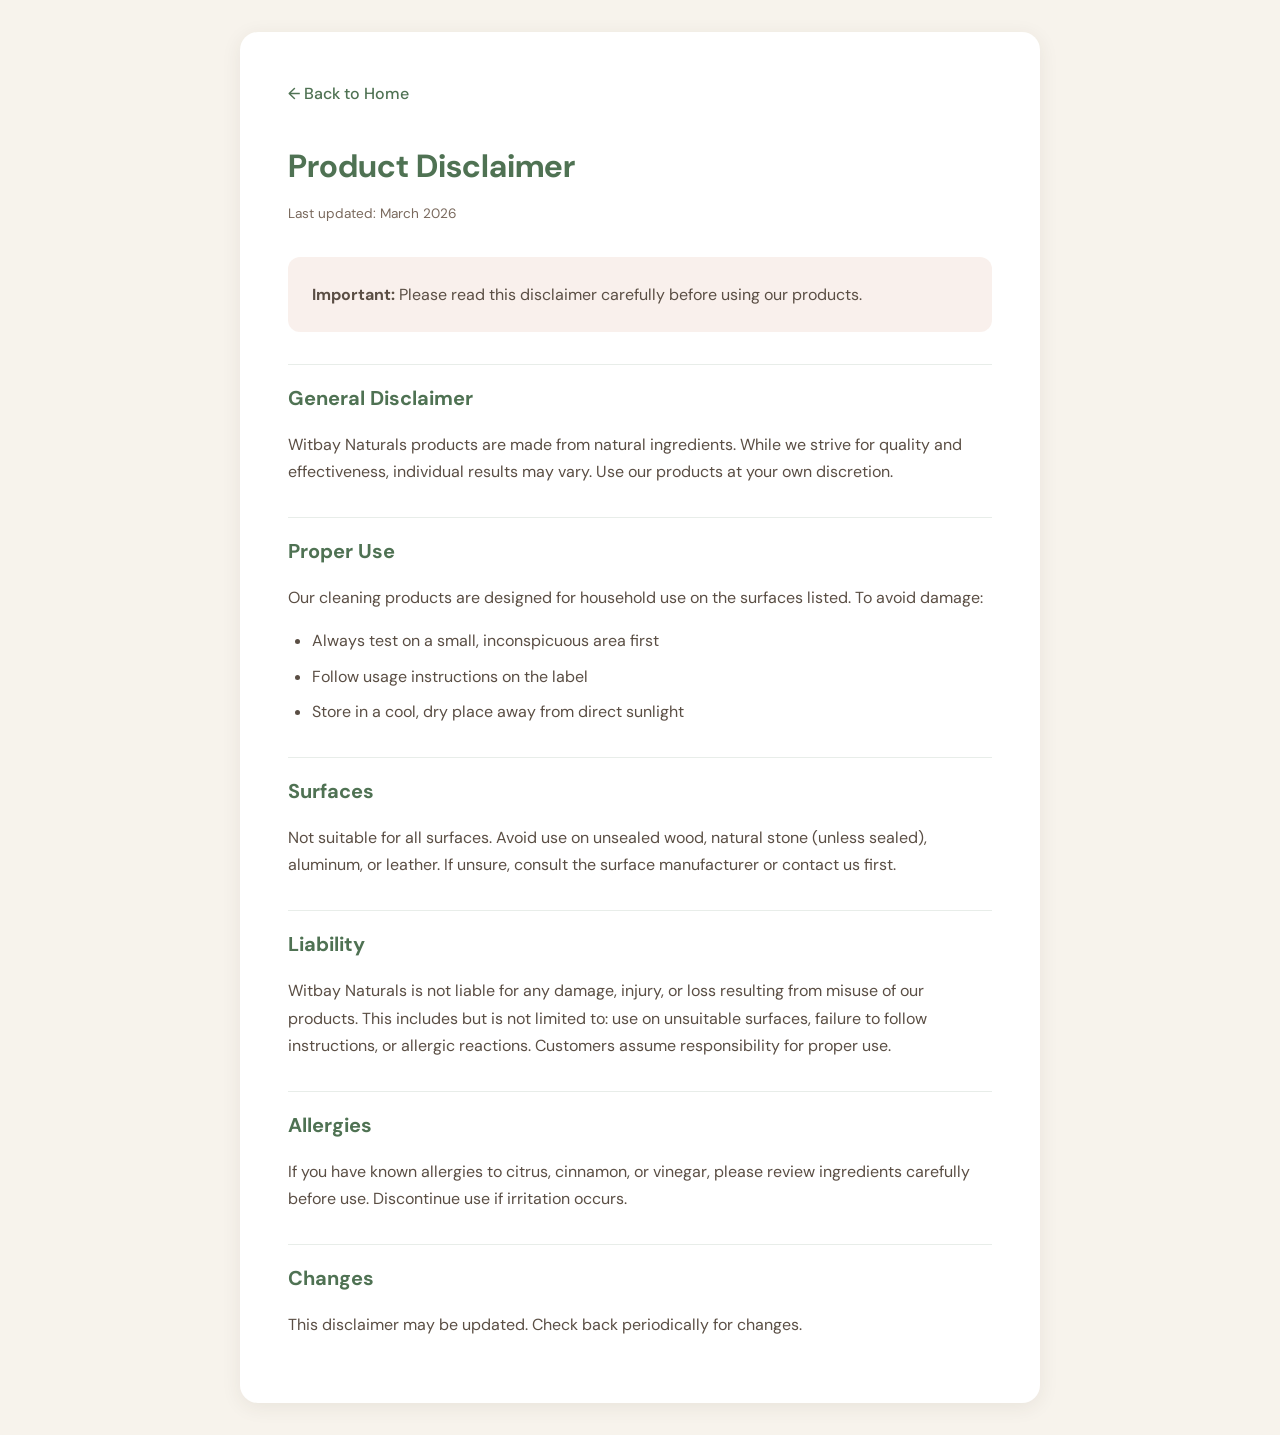
<file: disclaimer.html>
<!DOCTYPE html>
<html lang="en">
<head>
  <meta charset="UTF-8" />
  <meta name="viewport" content="width=device-width, initial-scale=1.0" />
  <title>Disclaimer - Witbay Naturals</title>
  <link href="https://fonts.googleapis.com/css2?family=DM+Sans:wght@400;500&display=swap" rel="stylesheet" />
  <style>
    :root {
      --cream: #f7f3ec;
      --sage: #7a9e7e;
      --sage-dark: #4f7253;
      --bark: #3b2f24;
      --mist: #e8ede9;
      --white: #ffffff;
    }

    * { box-sizing: border-box; margin: 0; padding: 0; }

    body {
      font-family: 'DM Sans', system-ui, sans-serif;
      background: var(--cream);
      color: var(--bark);
      line-height: 1.7;
      padding: 2rem;
    }

    .container {
      max-width: 800px;
      margin: 0 auto;
      background: var(--white);
      padding: 3rem;
      border-radius: 18px;
      box-shadow: 0 4px 20px rgba(59,47,36,0.08);
    }

    h1 {
      font-size: 2rem;
      color: var(--sage-dark);
      margin-bottom: 0.5rem;
    }

    h2 {
      font-size: 1.25rem;
      color: var(--sage-dark);
      margin: 2rem 0 1rem;
      padding-top: 1rem;
      border-top: 1px solid var(--mist);
    }

    p {
      margin-bottom: 1rem;
      color: #5a4e44;
    }

    ul {
      margin-bottom: 1rem;
      color: #5a4e44;
      padding-left: 1.5rem;
    }

    li {
      margin-bottom: 0.5rem;
    }

    a {
      color: var(--sage-dark);
      text-decoration: none;
    }

    a:hover {
      text-decoration: underline;
    }

    .back-link {
      display: inline-block;
      margin-bottom: 2rem;
      color: var(--sage-dark);
      font-weight: 500;
    }

    .last-updated {
      font-size: 0.85rem;
      color: #7a6a5e;
      margin-bottom: 2rem;
    }

    .warning-box {
      background: rgba(199, 113, 74, 0.1);
      border: 1px solid var(--terracotta);
      border-radius: 12px;
      padding: 1.5rem;
      margin: 1.5rem 0;
    }

    .warning-box p {
      margin-bottom: 0;
    }

    @media (max-width: 600px) {
      body { padding: 1rem; }
      .container { padding: 1.5rem; }
      h1 { font-size: 1.5rem; }
    }
  </style>
</head>
<body>
  <div class="container">
    <a href="index.html" class="back-link">&larr; Back to Home</a>
    
    <h1>Product Disclaimer</h1>
    <p class="last-updated">Last updated: March 2026</p>

    <div class="warning-box">
      <p><strong>Important:</strong> Please read this disclaimer carefully before using our products.</p>
    </div>

    <h2>General Disclaimer</h2>
    <p>Witbay Naturals products are made from natural ingredients. While we strive for quality and effectiveness, individual results may vary. Use our products at your own discretion.</p>

    <h2>Proper Use</h2>
    <p>Our cleaning products are designed for household use on the surfaces listed. To avoid damage:</p>
    <ul>
      <li>Always test on a small, inconspicuous area first</li>
      <li>Follow usage instructions on the label</li>
      <li>Store in a cool, dry place away from direct sunlight</li>
    </ul>

    <h2>Surfaces</h2>
    <p>Not suitable for all surfaces. Avoid use on unsealed wood, natural stone (unless sealed), aluminum, or leather. If unsure, consult the surface manufacturer or contact us first.</p>

    <h2>Liability</h2>
    <p>Witbay Naturals is not liable for any damage, injury, or loss resulting from misuse of our products. This includes but is not limited to: use on unsuitable surfaces, failure to follow instructions, or allergic reactions. Customers assume responsibility for proper use.</p>

    <h2>Allergies</h2>
    <p>If you have known allergies to citrus, cinnamon, or vinegar, please review ingredients carefully before use. Discontinue use if irritation occurs.</p>

    <h2>Changes</h2>
    <p>This disclaimer may be updated. Check back periodically for changes.</p>
  </div>
</body>
</html>
</file>
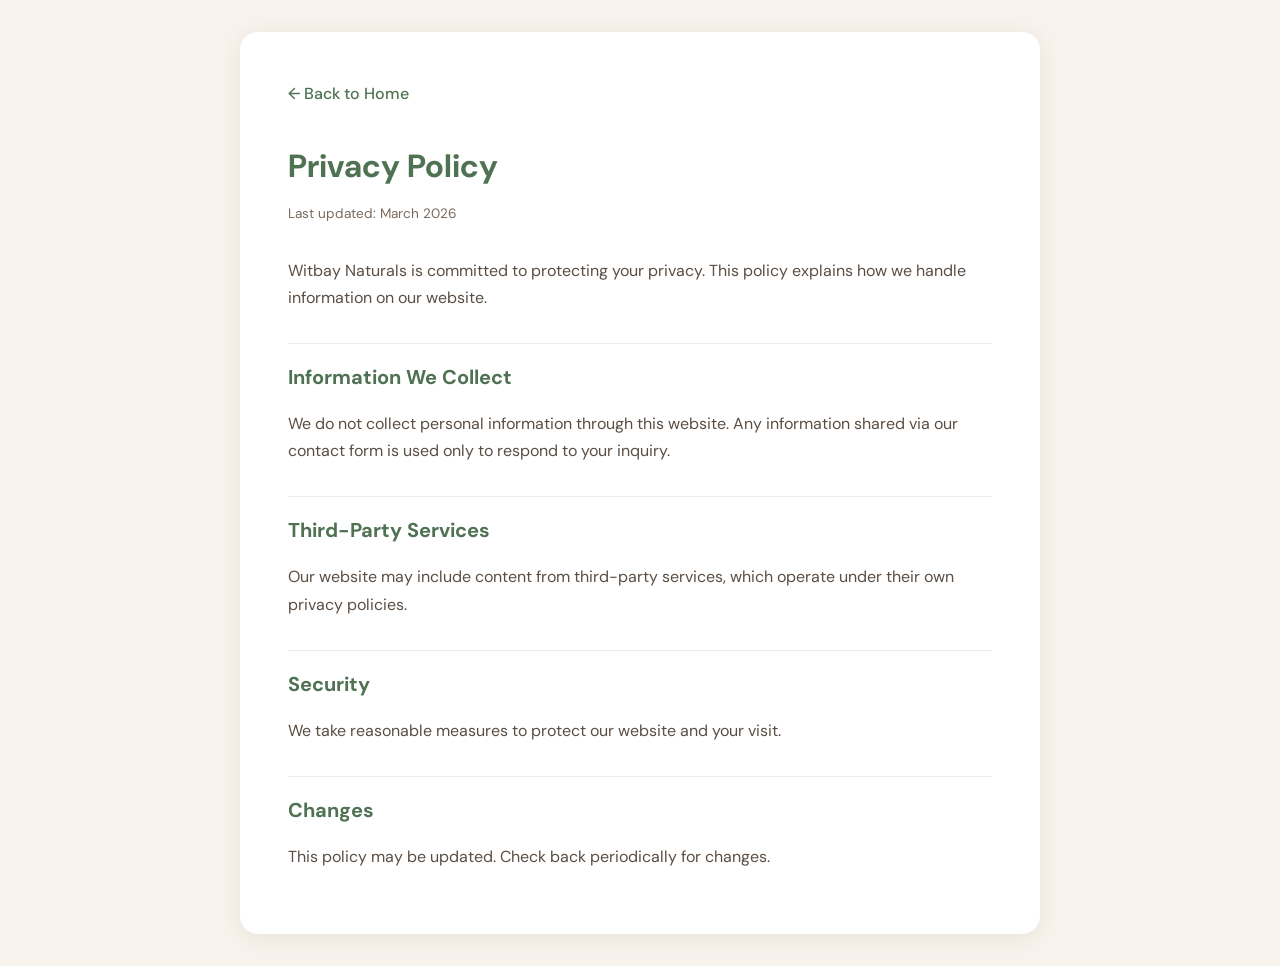
<file: privacy-policy.html>
<!DOCTYPE html>
<html lang="en">
<head>
  <meta charset="UTF-8" />
  <meta name="viewport" content="width=device-width, initial-scale=1.0" />
  <title>Privacy Policy - Witbay Naturals</title>
  <link href="https://fonts.googleapis.com/css2?family=DM+Sans:wght@400;500&display=swap" rel="stylesheet" />
  <style>
    :root {
      --cream: #f7f3ec;
      --sage: #7a9e7e;
      --sage-dark: #4f7253;
      --bark: #3b2f24;
      --mist: #e8ede9;
      --white: #ffffff;
    }
    * { box-sizing: border-box; margin: 0; padding: 0; }
    body { font-family: 'DM Sans', system-ui, sans-serif; background: var(--cream); color: var(--bark); line-height: 1.7; padding: 2rem; }
    .container { max-width: 800px; margin: 0 auto; background: var(--white); padding: 3rem; border-radius: 18px; box-shadow: 0 4px 20px rgba(59,47,36,0.08); }
    h1 { font-size: 2rem; color: var(--sage-dark); margin-bottom: 0.5rem; }
    h2 { font-size: 1.25rem; color: var(--sage-dark); margin: 2rem 0 1rem; padding-top: 1rem; border-top: 1px solid var(--mist); }
    p { margin-bottom: 1rem; color: #5a4e44; }
    a { color: var(--sage-dark); text-decoration: none; }
    a:hover { text-decoration: underline; }
    .back-link { display: inline-block; margin-bottom: 2rem; color: var(--sage-dark); font-weight: 500; }
    .last-updated { font-size: 0.85rem; color: #7a6a5e; margin-bottom: 2rem; }
    @media (max-width: 600px) { body { padding: 1rem; } .container { padding: 1.5rem; } h1 { font-size: 1.5rem; } }
  </style>
</head>
<body>
  <div class="container">
    <a href="index.html" class="back-link">&larr; Back to Home</a>
    <h1>Privacy Policy</h1>
    <p class="last-updated">Last updated: March 2026</p>
    <p>Witbay Naturals is committed to protecting your privacy. This policy explains how we handle information on our website.</p>
    <h2>Information We Collect</h2>
    <p>We do not collect personal information through this website. Any information shared via our contact form is used only to respond to your inquiry.</p>
    <h2>Third-Party Services</h2>
    <p>Our website may include content from third-party services, which operate under their own privacy policies.</p>
    <h2>Security</h2>
    <p>We take reasonable measures to protect our website and your visit.</p>
    <h2>Changes</h2>
    <p>This policy may be updated. Check back periodically for changes.</p>
  </div>
</body>
</html>
</file>
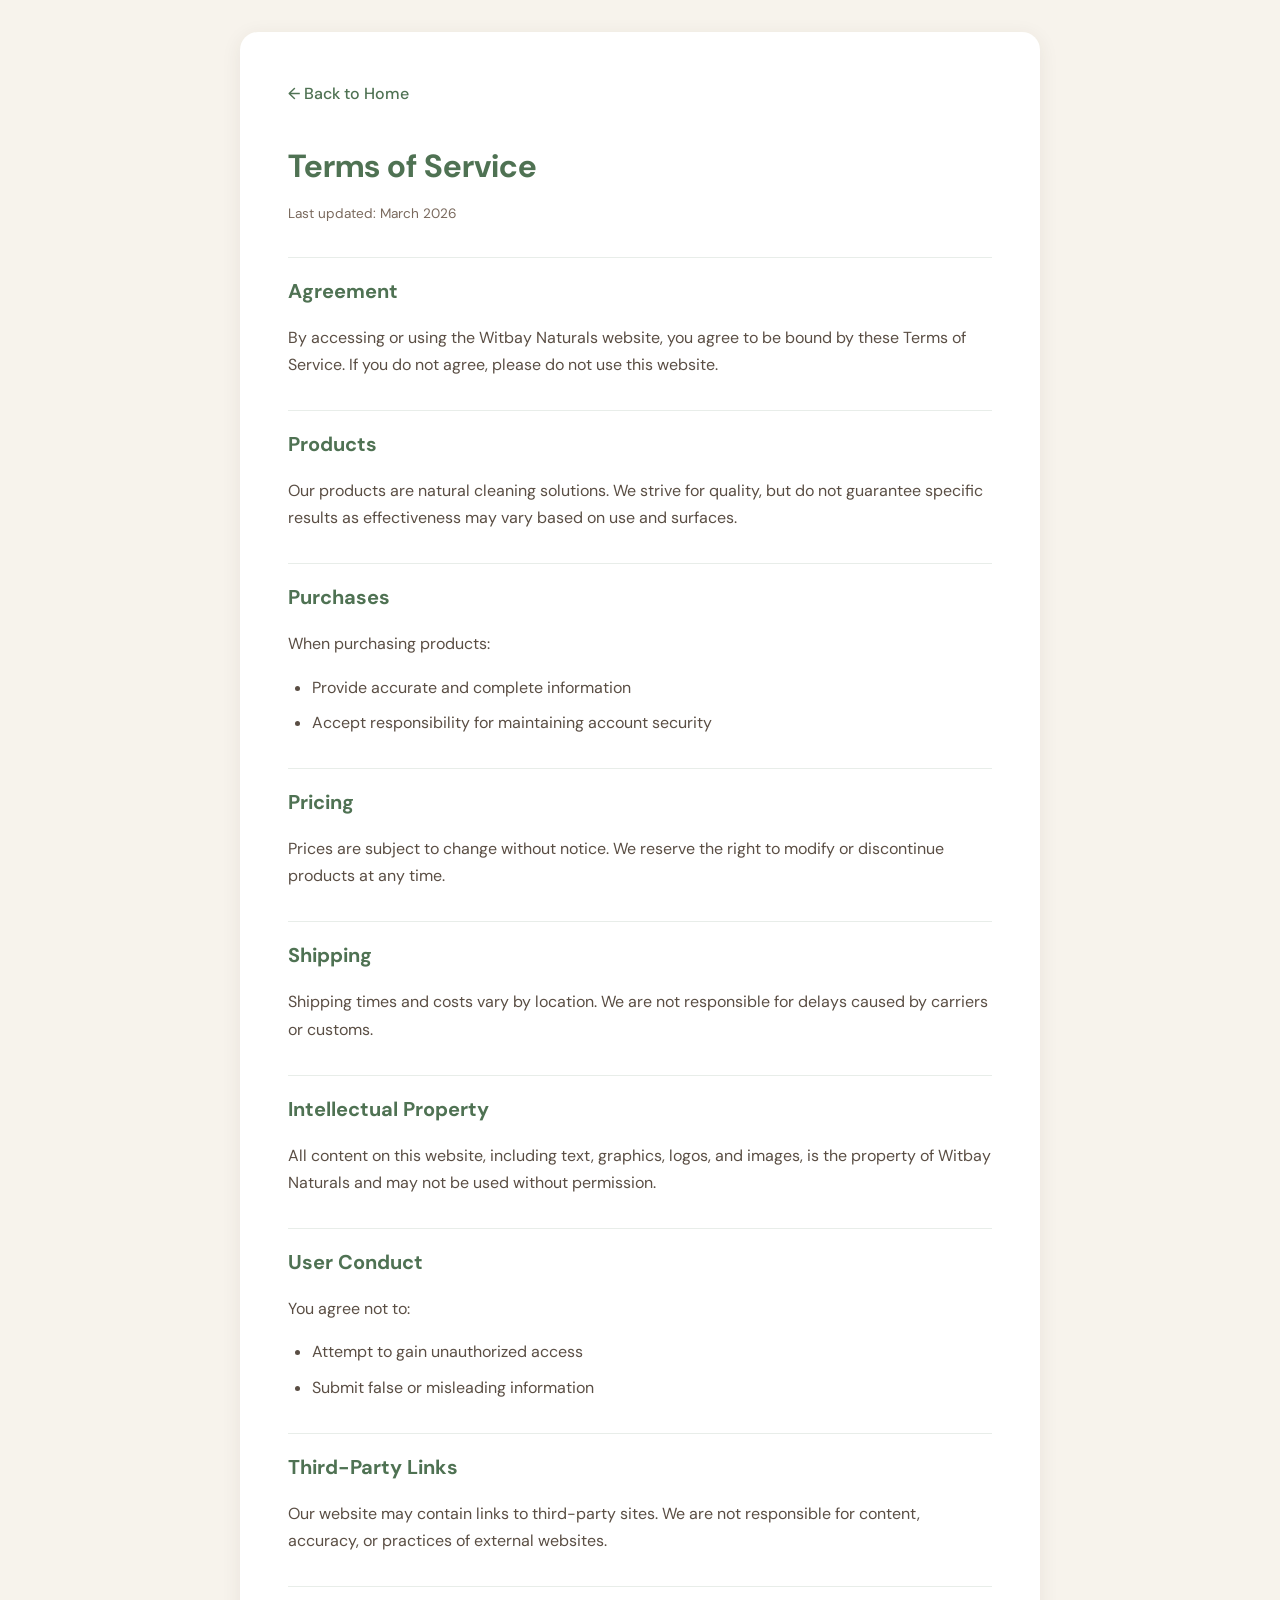
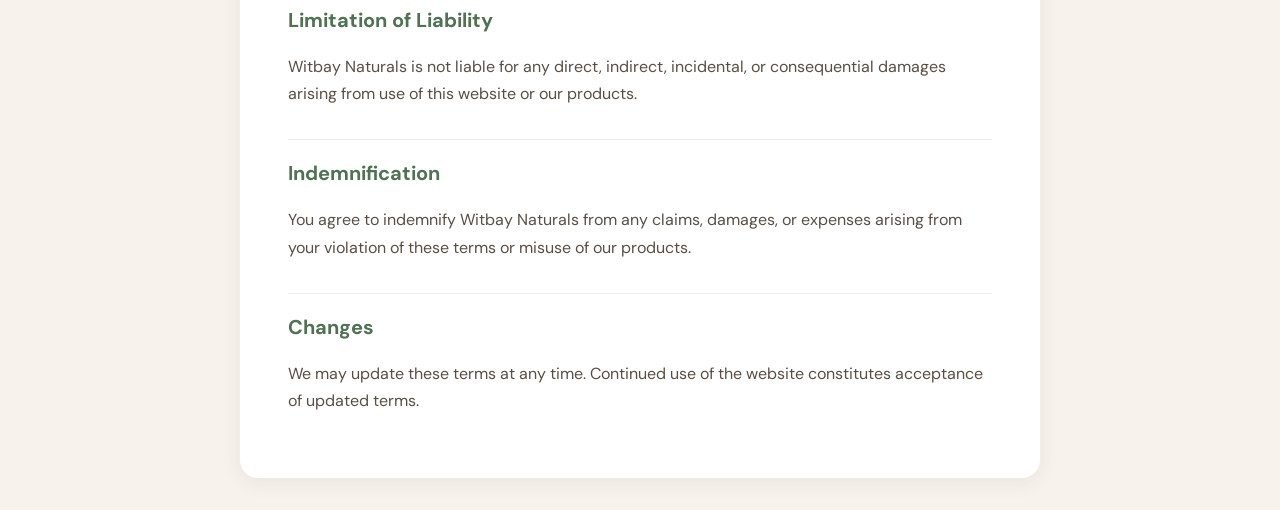
<file: terms-of-service.html>
<!DOCTYPE html>
<html lang="en">
<head>
  <meta charset="UTF-8" />
  <meta name="viewport" content="width=device-width, initial-scale=1.0" />
  <title>Terms of Service - Witbay Naturals</title>
  <link href="https://fonts.googleapis.com/css2?family=DM+Sans:wght@400;500&display=swap" rel="stylesheet" />
  <style>
    :root {
      --cream: #f7f3ec;
      --sage: #7a9e7e;
      --sage-dark: #4f7253;
      --bark: #3b2f24;
      --mist: #e8ede9;
      --white: #ffffff;
    }

    * { box-sizing: border-box; margin: 0; padding: 0; }

    body {
      font-family: 'DM Sans', system-ui, sans-serif;
      background: var(--cream);
      color: var(--bark);
      line-height: 1.7;
      padding: 2rem;
    }

    .container {
      max-width: 800px;
      margin: 0 auto;
      background: var(--white);
      padding: 3rem;
      border-radius: 18px;
      box-shadow: 0 4px 20px rgba(59,47,36,0.08);
    }

    h1 {
      font-size: 2rem;
      color: var(--sage-dark);
      margin-bottom: 0.5rem;
    }

    h2 {
      font-size: 1.25rem;
      color: var(--sage-dark);
      margin: 2rem 0 1rem;
      padding-top: 1rem;
      border-top: 1px solid var(--mist);
    }

    p {
      margin-bottom: 1rem;
      color: #5a4e44;
    }

    ul {
      margin-bottom: 1rem;
      color: #5a4e44;
      padding-left: 1.5rem;
    }

    li {
      margin-bottom: 0.5rem;
    }

    a {
      color: var(--sage-dark);
      text-decoration: none;
    }

    a:hover {
      text-decoration: underline;
    }

    .back-link {
      display: inline-block;
      margin-bottom: 2rem;
      color: var(--sage-dark);
      font-weight: 500;
    }

    .last-updated {
      font-size: 0.85rem;
      color: #7a6a5e;
      margin-bottom: 2rem;
    }

    @media (max-width: 600px) {
      body { padding: 1rem; }
      .container { padding: 1.5rem; }
      h1 { font-size: 1.5rem; }
    }
  </style>
</head>
<body>
  <div class="container">
    <a href="index.html" class="back-link">&larr; Back to Home</a>
    
    <h1>Terms of Service</h1>
    <p class="last-updated">Last updated: March 2026</p>

    <h2>Agreement</h2>
    <p>By accessing or using the Witbay Naturals website, you agree to be bound by these Terms of Service. If you do not agree, please do not use this website.</p>

    <h2>Products</h2>
    <p>Our products are natural cleaning solutions. We strive for quality, but do not guarantee specific results as effectiveness may vary based on use and surfaces.</p>

    <h2>Purchases</h2>
    <p>When purchasing products:</p>
    <ul>
      <li>Provide accurate and complete information</li>
      <li>Accept responsibility for maintaining account security</li>
    </ul>

    <h2>Pricing</h2>
    <p>Prices are subject to change without notice. We reserve the right to modify or discontinue products at any time.</p>

    <h2>Shipping</h2>
    <p>Shipping times and costs vary by location. We are not responsible for delays caused by carriers or customs.</p>

    <h2>Intellectual Property</h2>
    <p>All content on this website, including text, graphics, logos, and images, is the property of Witbay Naturals and may not be used without permission.</p>

    <h2>User Conduct</h2>
    <p>You agree not to:</p>
    <ul>
      <li>Attempt to gain unauthorized access</li>
      <li>Submit false or misleading information</li>
    </ul>

    <h2>Third-Party Links</h2>
    <p>Our website may contain links to third-party sites. We are not responsible for content, accuracy, or practices of external websites.</p>

    <h2>Limitation of Liability</h2>
    <p>Witbay Naturals is not liable for any direct, indirect, incidental, or consequential damages arising from use of this website or our products.</p>

    <h2>Indemnification</h2>
    <p>You agree to indemnify Witbay Naturals from any claims, damages, or expenses arising from your violation of these terms or misuse of our products.</p>

    <h2>Changes</h2>
    <p>We may update these terms at any time. Continued use of the website constitutes acceptance of updated terms.</p>

  </div>
</body>
</html>
</file>
